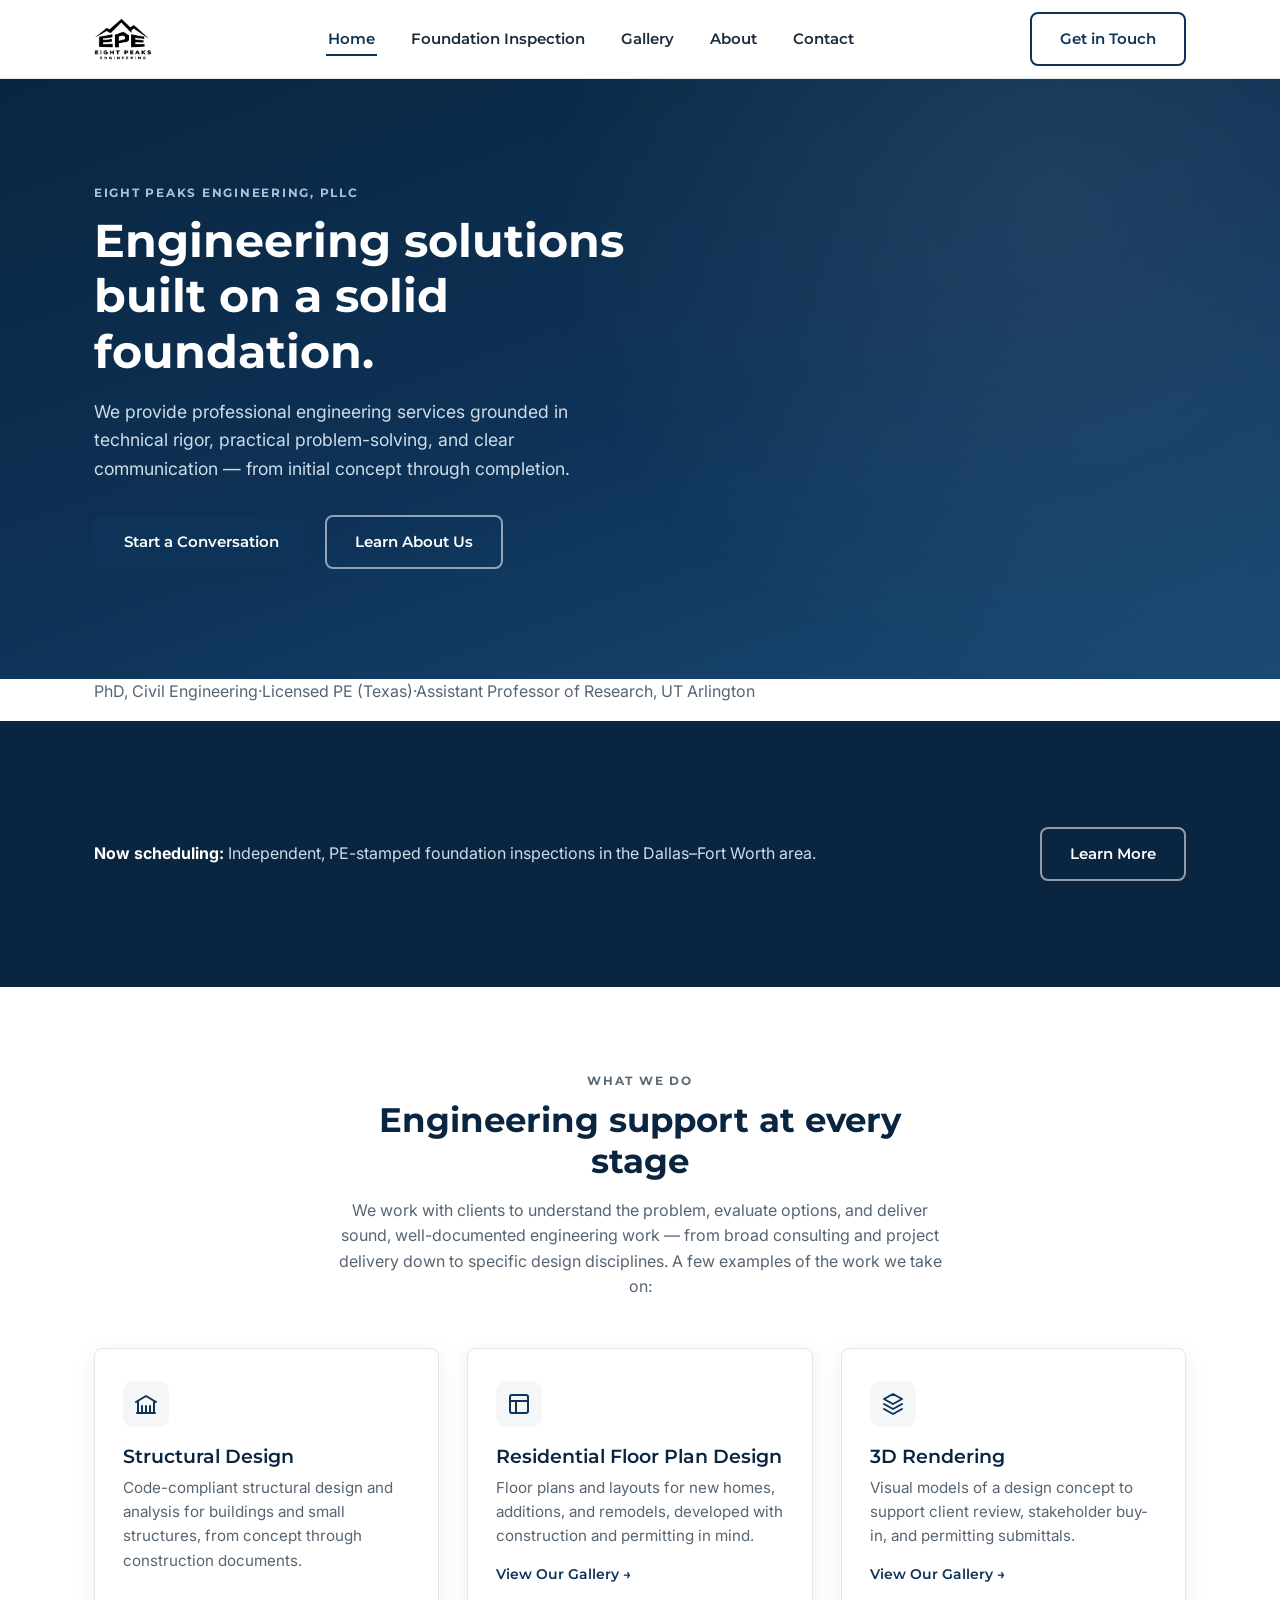
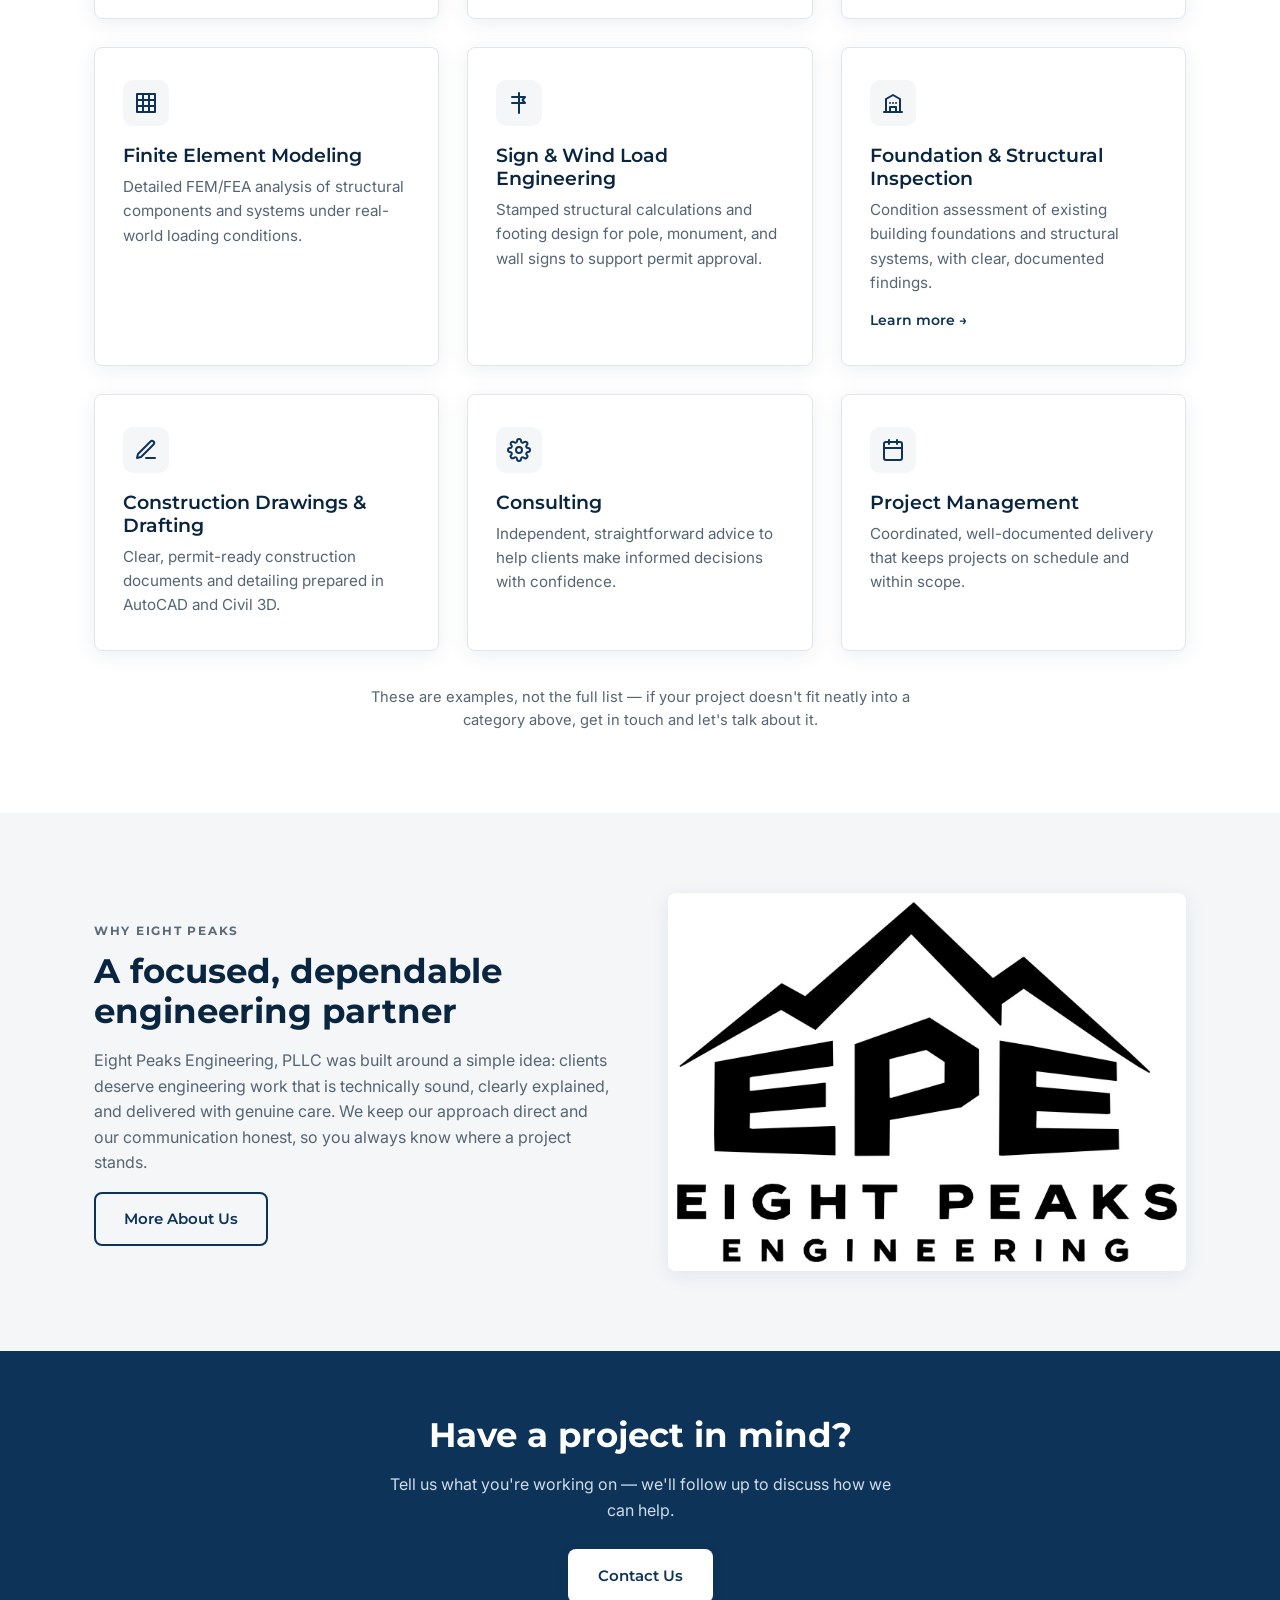
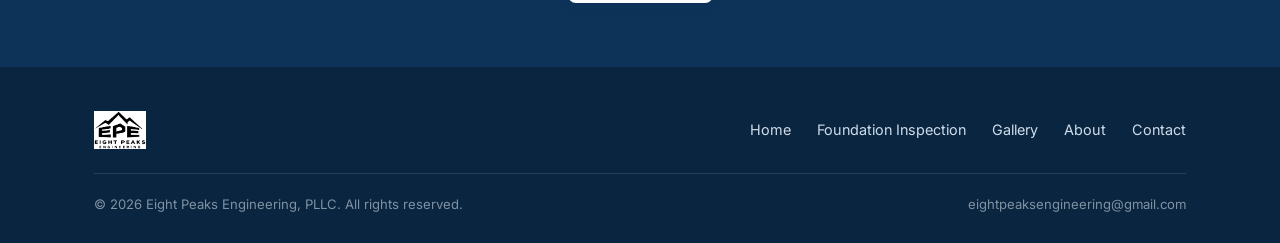
<file: index.html>
<!DOCTYPE html>
<html lang="en">
<head>
<meta charset="UTF-8">
<meta name="viewport" content="width=device-width, initial-scale=1.0">
<title>Eight Peaks Engineering PLLC | Professional Engineering Services</title>
<meta name="description" content="Eight Peaks Engineering PLLC provides professional engineering services grounded in technical rigor, practical problem-solving, and clear communication.">
<link rel="icon" type="image/x-icon" href="assets/favicon.ico">
<link rel="apple-touch-icon" href="assets/favicon-180.png">
<link rel="preconnect" href="https://fonts.googleapis.com">
<link rel="preconnect" href="https://fonts.gstatic.com" crossorigin>
<link href="https://fonts.googleapis.com/css2?family=Inter:wght@400;500;600&family=Montserrat:wght@600;700;800&display=swap" rel="stylesheet">
<link rel="stylesheet" href="css/style.css?v=4">
<meta property="og:type" content="website">
<meta property="og:title" content="Eight Peaks Engineering PLLC | Professional Engineering Services">
<meta property="og:description" content="Structural design, foundation inspection, and civil engineering services grounded in technical rigor and clear communication.">
<meta property="og:image" content="https://eightpeaksengineering.com/assets/favicon-512.png">
<meta property="og:url" content="https://eightpeaksengineering.com/">
<meta name="twitter:card" content="summary">
<link rel="canonical" href="https://eightpeaksengineering.com/">
<script type="application/ld+json">
{
  "@context": "https://schema.org",
  "@type": "ProfessionalService",
  "name": "Eight Peaks Engineering, PLLC",
  "url": "https://eightpeaksengineering.com/",
  "image": "https://eightpeaksengineering.com/assets/favicon-512.png",
  "email": "eightpeaksengineering@gmail.com",
  "description": "Civil and structural engineering firm providing structural design, foundation inspection, 3D rendering, finite element modeling, and related engineering services.",
  "areaServed": ["Dallas-Fort Worth Metroplex", "Grapevine, TX", "Mansfield, TX", "Arlington, TX", "Dallas, TX", "Fort Worth, TX"],
  "founder": {
    "@type": "Person",
    "name": "Dr. Amit Pokharel, PhD, PE"
  },
  "makesOffer": [
    { "@type": "Offer", "itemOffered": { "@type": "Service", "name": "Structural Design" } },
    { "@type": "Offer", "itemOffered": { "@type": "Service", "name": "Foundation & Structural Inspection" } },
    { "@type": "Offer", "itemOffered": { "@type": "Service", "name": "Residential Floor Plan Design" } }
  ]
}
</script>
</head>
<body>

<header class="site-header">
  <div class="container">
    <a href="index.html" class="brand">
      <img src="assets/logo.jpg" alt="Eight Peaks Engineering logo">
    </a>
    <button class="nav-toggle" aria-label="Toggle navigation">
      <span></span><span></span><span></span>
    </button>
    <nav class="main-nav">
      <ul>
        <li><a href="index.html" class="active">Home</a></li>
        <li><a href="foundation-inspection.html">Foundation Inspection</a></li>
        <li><a href="gallery.html">Gallery</a></li>
        <li><a href="about.html">About</a></li>
        <li><a href="contact.html">Contact</a></li>
      </ul>
    </nav>
    <div class="nav-right">
      <a href="contact.html" class="btn btn-outline-dark">Get in Touch</a>
    </div>
  </div>
</header>

<section class="hero">
  <div class="container">
    <div class="hero-inner">
      <span class="eyebrow">Eight Peaks Engineering, PLLC</span>
      <h1>Engineering solutions built on a solid foundation.</h1>
      <p class="lead">We provide professional engineering services grounded in technical rigor, practical problem-solving, and clear communication — from initial concept through completion.</p>
      <div class="hero-actions">
        <a href="contact.html" class="btn btn-primary">Start a Conversation</a>
        <a href="about.html" class="btn btn-outline">Learn About Us</a>
      </div>
    </div>
  </div>
</section>

<div class="credentials-strip" aria-label="Credentials">
  <div class="container">
    <p><span class="cred-item">PhD, Civil Engineering</span><span class="sep">&middot;</span><span class="cred-item">Licensed PE (Texas)</span><span class="sep">&middot;</span><span class="cred-item">Assistant Professor of Research, UT Arlington</span></p>
  </div>
</div>

<section class="promo-banner">
  <div class="container">
    <p><strong>Now scheduling:</strong> Independent, PE-stamped foundation inspections in the Dallas&ndash;Fort Worth area.</p>
    <a href="foundation-inspection.html" class="btn btn-outline">Learn More</a>
  </div>
</section>

<section>
  <div class="container">
    <div class="section-head reveal">
      <span class="eyebrow">What We Do</span>
      <h2>Engineering support at every stage</h2>
      <p>We work with clients to understand the problem, evaluate options, and deliver sound, well-documented engineering work &mdash; from broad consulting and project delivery down to specific design disciplines. A few examples of the work we take on:</p>
    </div>
    <div class="grid grid-3">
      <div class="card reveal">
        <div class="icon">
          <svg viewBox="0 0 24 24" fill="none" stroke="currentColor" stroke-width="2" stroke-linecap="round" stroke-linejoin="round"><path d="M3 21h18"/><path d="M4 21V10"/><path d="M20 21V10"/><path d="M2 10 12 4l10 6"/><path d="M8 21v-7"/><path d="M12 21v-7"/><path d="M16 21v-7"/></svg>
        </div>
        <h3>Structural Design</h3>
        <p>Code-compliant structural design and analysis for buildings and small structures, from concept through construction documents.</p>
      </div>
      <div class="card reveal">
        <div class="icon">
          <svg viewBox="0 0 24 24" fill="none" stroke="currentColor" stroke-width="2" stroke-linecap="round" stroke-linejoin="round"><rect x="3" y="3" width="18" height="18" rx="2"/><path d="M3 9h18"/><path d="M9 9v12"/></svg>
        </div>
        <h3>Residential Floor Plan Design</h3>
        <p>Floor plans and layouts for new homes, additions, and remodels, developed with construction and permitting in mind.</p>
        <a href="gallery.html" class="card-link">View Our Gallery &rarr;</a>
      </div>
      <div class="card reveal">
        <div class="icon">
          <svg viewBox="0 0 24 24" fill="none" stroke="currentColor" stroke-width="2" stroke-linecap="round" stroke-linejoin="round"><path d="m12 2 9 5-9 5-9-5 9-5Z"/><path d="m3 12 9 5 9-5"/><path d="m3 17 9 5 9-5"/></svg>
        </div>
        <h3>3D Rendering</h3>
        <p>Visual models of a design concept to support client review, stakeholder buy-in, and permitting submittals.</p>
        <a href="gallery.html" class="card-link">View Our Gallery &rarr;</a>
      </div>
      <div class="card reveal">
        <div class="icon">
          <svg viewBox="0 0 24 24" fill="none" stroke="currentColor" stroke-width="2" stroke-linecap="round" stroke-linejoin="round"><rect x="3" y="3" width="18" height="18"/><path d="M3 9h18M3 15h18M9 3v18M15 3v18"/></svg>
        </div>
        <h3>Finite Element Modeling</h3>
        <p>Detailed FEM/FEA analysis of structural components and systems under real-world loading conditions.</p>
      </div>
      <div class="card reveal">
        <div class="icon">
          <svg viewBox="0 0 24 24" fill="none" stroke="currentColor" stroke-width="2" stroke-linecap="round" stroke-linejoin="round"><path d="M12 22V2"/><path d="M5 6h13l-2.5 3L18 12H5"/></svg>
        </div>
        <h3>Sign &amp; Wind Load Engineering</h3>
        <p>Stamped structural calculations and footing design for pole, monument, and wall signs to support permit approval.</p>
      </div>
      <div class="card reveal">
        <div class="icon">
          <svg viewBox="0 0 24 24" fill="none" stroke="currentColor" stroke-width="2" stroke-linecap="round" stroke-linejoin="round"><path d="M3 21h18"/><path d="M5 21V8l7-4 7 4v13"/><path d="M9 21v-5h6v5"/><path d="M9 12h.01M15 12h.01M12 12h.01"/></svg>
        </div>
        <h3>Foundation &amp; Structural Inspection</h3>
        <p>Condition assessment of existing building foundations and structural systems, with clear, documented findings.</p>
        <a href="foundation-inspection.html" class="card-link">Learn more &rarr;</a>
      </div>
      <div class="card reveal">
        <div class="icon">
          <svg viewBox="0 0 24 24" fill="none" stroke="currentColor" stroke-width="2" stroke-linecap="round" stroke-linejoin="round"><path d="M12 20h9"/><path d="M16.5 3.5a2.12 2.12 0 0 1 3 3L7 19l-4 1 1-4Z"/></svg>
        </div>
        <h3>Construction Drawings &amp; Drafting</h3>
        <p>Clear, permit-ready construction documents and detailing prepared in AutoCAD and Civil 3D.</p>
      </div>
      <div class="card reveal">
        <div class="icon">
          <svg viewBox="0 0 24 24" fill="none" stroke="currentColor" stroke-width="2" stroke-linecap="round" stroke-linejoin="round"><circle cx="12" cy="12" r="3"/><path d="M19.4 15a1.7 1.7 0 0 0 .34 1.87l.06.06a2 2 0 1 1-2.83 2.83l-.06-.06a1.7 1.7 0 0 0-1.87-.34 1.7 1.7 0 0 0-1.03 1.55V21a2 2 0 1 1-4 0v-.09A1.7 1.7 0 0 0 9 19.36a1.7 1.7 0 0 0-1.87.34l-.06.06a2 2 0 1 1-2.83-2.83l.06-.06A1.7 1.7 0 0 0 4.64 15a1.7 1.7 0 0 0-1.55-1.03H3a2 2 0 1 1 0-4h.09A1.7 1.7 0 0 0 4.64 9a1.7 1.7 0 0 0-.34-1.87l-.06-.06a2 2 0 1 1 2.83-2.83l.06.06A1.7 1.7 0 0 0 9 4.64a1.7 1.7 0 0 0 1.03-1.55V3a2 2 0 1 1 4 0v.09A1.7 1.7 0 0 0 15 4.64a1.7 1.7 0 0 0 1.87-.34l.06-.06a2 2 0 1 1 2.83 2.83l-.06.06A1.7 1.7 0 0 0 19.36 9a1.7 1.7 0 0 0 1.55 1.03H21a2 2 0 1 1 0 4h-.09a1.7 1.7 0 0 0-1.55 1.03z"/></svg>
        </div>
        <h3>Consulting</h3>
        <p>Independent, straightforward advice to help clients make informed decisions with confidence.</p>
      </div>
      <div class="card reveal">
        <div class="icon">
          <svg viewBox="0 0 24 24" fill="none" stroke="currentColor" stroke-width="2" stroke-linecap="round" stroke-linejoin="round"><rect x="3" y="4" width="18" height="18" rx="2"/><path d="M16 2v4M8 2v4M3 10h18"/></svg>
        </div>
        <h3>Project Management</h3>
        <p>Coordinated, well-documented delivery that keeps projects on schedule and within scope.</p>
      </div>
    </div>
    <p style="text-align:center; max-width:600px; margin:2.2rem auto 0; font-size:0.92rem;">These are examples, not the full list &mdash; if your project doesn't fit neatly into a category above, get in touch and let's talk about it.</p>
  </div>
</section>

<section class="section-alt">
  <div class="container">
    <div class="split">
      <div class="reveal">
        <span class="eyebrow">Why Eight Peaks</span>
        <h2>A focused, dependable engineering partner</h2>
        <p>Eight Peaks Engineering, PLLC was built around a simple idea: clients deserve engineering work that is technically sound, clearly explained, and delivered with genuine care. We keep our approach direct and our communication honest, so you always know where a project stands.</p>
        <a href="about.html" class="btn btn-outline-dark">More About Us</a>
      </div>
      <div class="reveal">
        <img src="assets/logo.jpg" alt="Eight Peaks Engineering mountain logo" style="border-radius: var(--radius); box-shadow: var(--shadow);">
      </div>
    </div>
  </div>
</section>

<section class="cta-band">
  <div class="container reveal">
    <h2>Have a project in mind?</h2>
    <p>Tell us what you're working on — we'll follow up to discuss how we can help.</p>
    <a href="contact.html" class="btn btn-primary" style="background:var(--white); color:var(--navy);">Contact Us</a>
  </div>
</section>

<footer class="site-footer">
  <div class="container">
    <div class="footer-inner">
      <a href="index.html" class="brand">
        <img src="assets/logo.jpg" alt="Eight Peaks Engineering logo" style="height:38px;">
      </a>
      <nav>
        <ul>
          <li><a href="index.html">Home</a></li>
          <li><a href="foundation-inspection.html">Foundation Inspection</a></li>
          <li><a href="gallery.html">Gallery</a></li>
          <li><a href="about.html">About</a></li>
          <li><a href="contact.html">Contact</a></li>
        </ul>
      </nav>
    </div>
    <div class="footer-bottom">
      <span>&copy; <span id="year"></span> Eight Peaks Engineering, PLLC. All rights reserved.</span>
      <span><a href="mailto:eightpeaksengineering@gmail.com">eightpeaksengineering@gmail.com</a></span>
    </div>
  </div>
</footer>

<script>document.getElementById('year').textContent = new Date().getFullYear();</script>
<script src="js/main.js"></script>
</body>
</html>
</file>
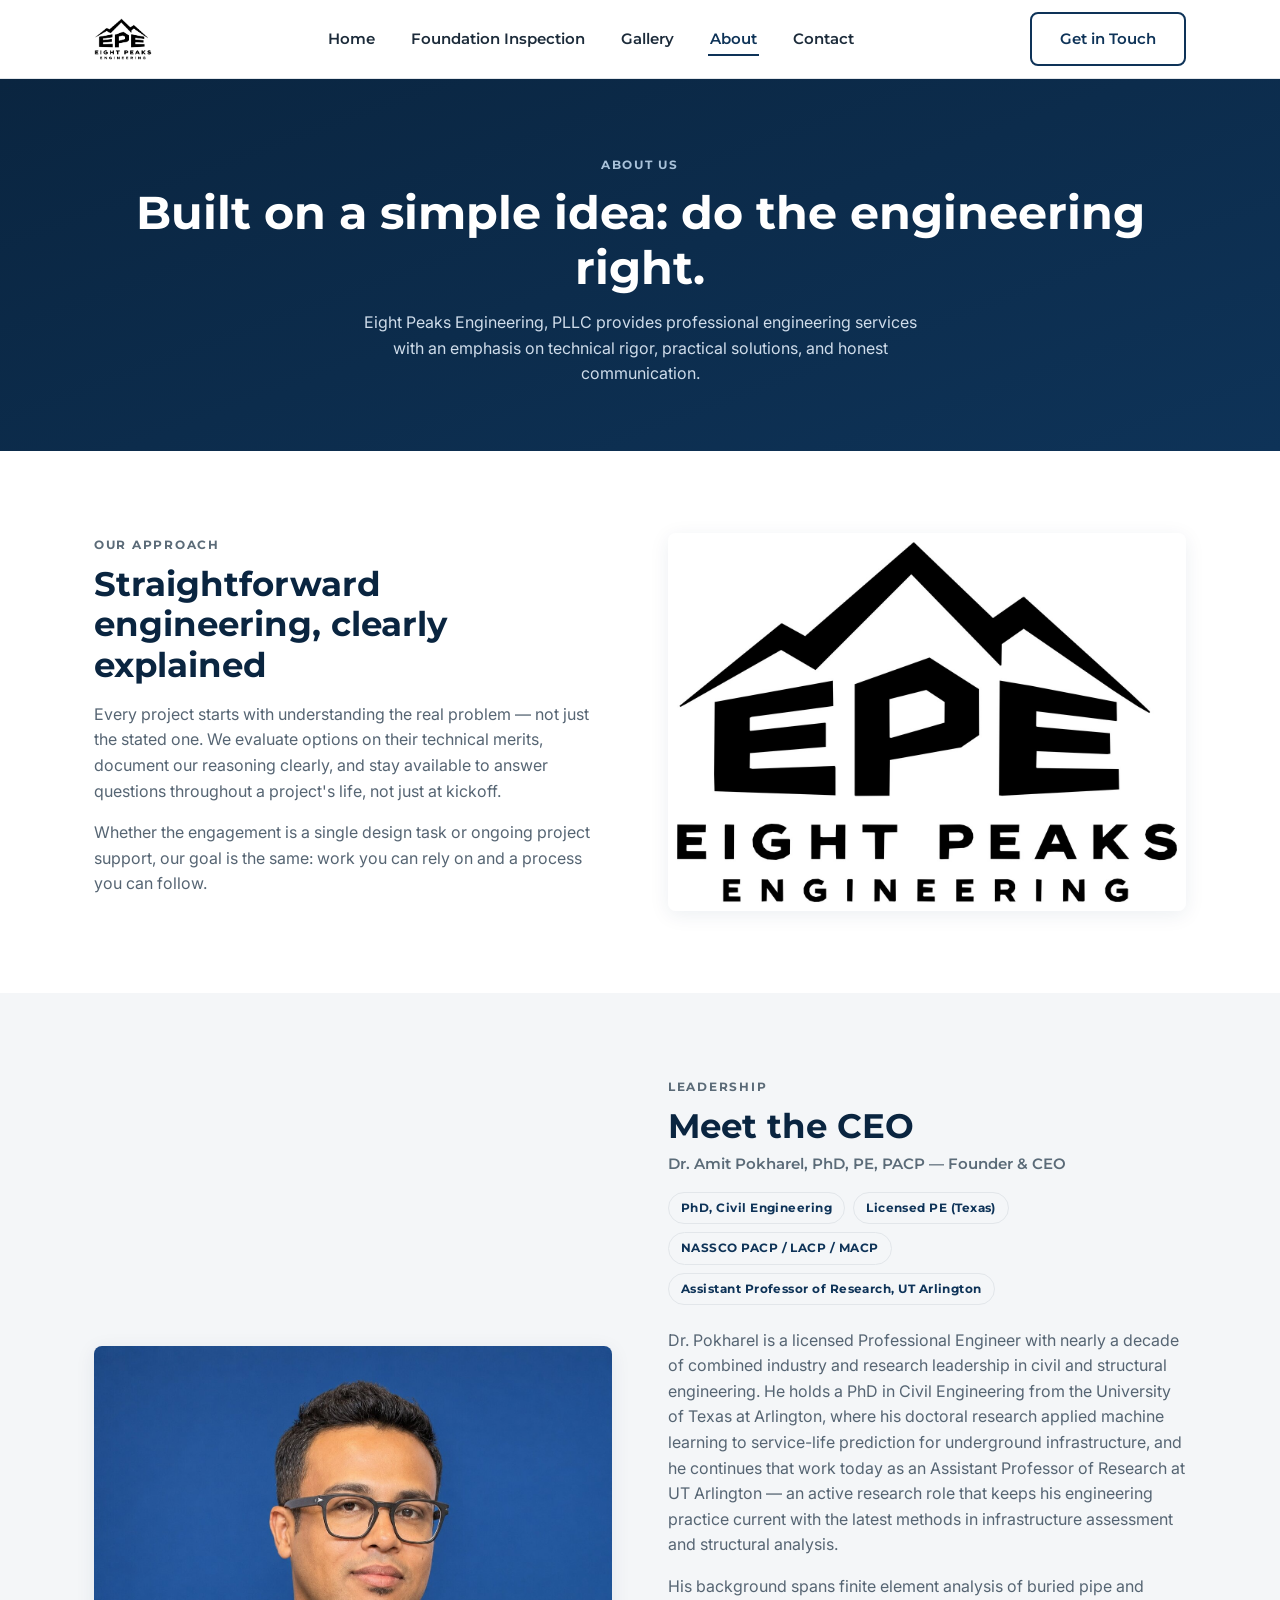
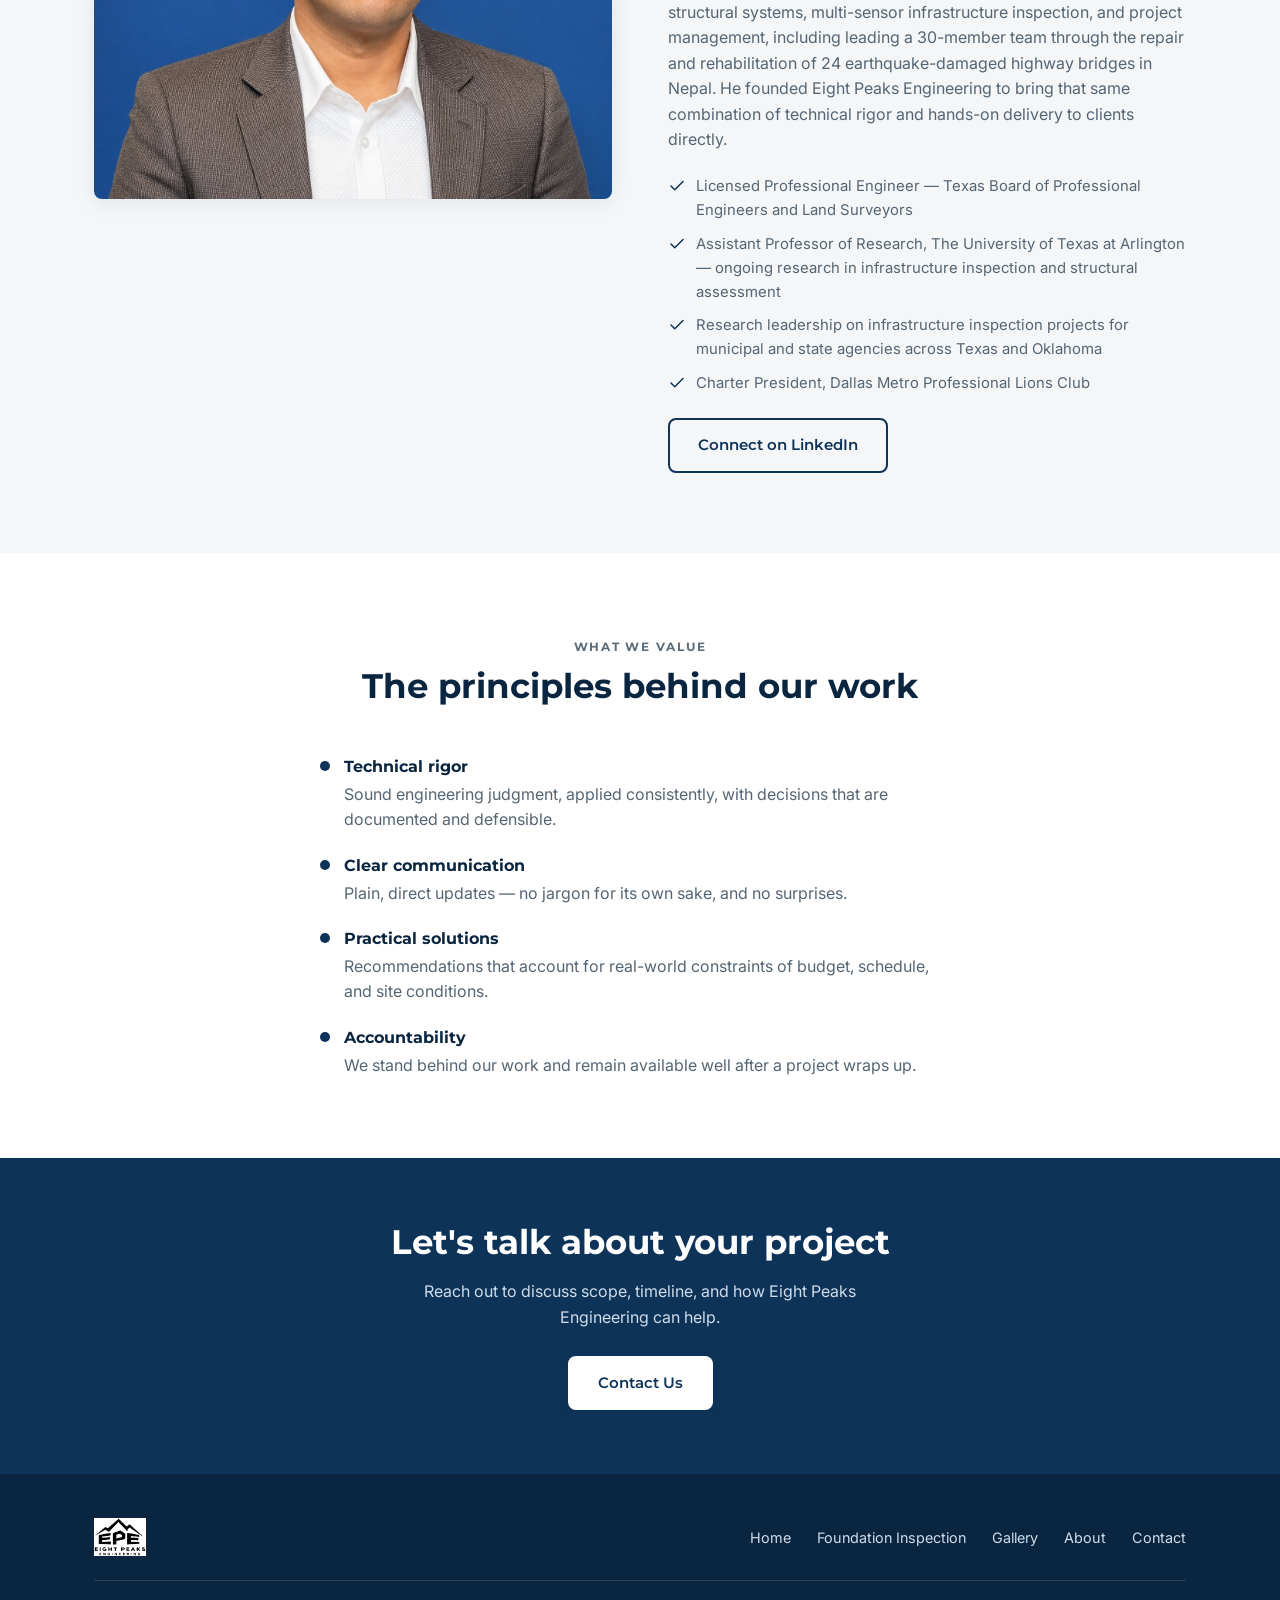
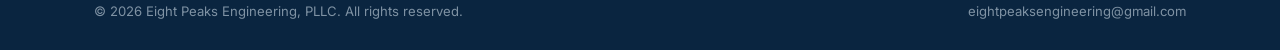
<file: about.html>
<!DOCTYPE html>
<html lang="en">
<head>
<meta charset="UTF-8">
<meta name="viewport" content="width=device-width, initial-scale=1.0">
<title>About | Eight Peaks Engineering PLLC</title>
<meta name="description" content="Learn about Eight Peaks Engineering PLLC — our approach, our values, and why clients work with us.">
<link rel="icon" type="image/x-icon" href="assets/favicon.ico">
<link rel="apple-touch-icon" href="assets/favicon-180.png">
<link rel="preconnect" href="https://fonts.googleapis.com">
<link rel="preconnect" href="https://fonts.gstatic.com" crossorigin>
<link href="https://fonts.googleapis.com/css2?family=Inter:wght@400;500;600&family=Montserrat:wght@600;700;800&display=swap" rel="stylesheet">
<link rel="stylesheet" href="css/style.css?v=4">
<meta property="og:type" content="website">
<meta property="og:title" content="About | Eight Peaks Engineering PLLC">
<meta property="og:description" content="Meet the founder and learn the approach behind Eight Peaks Engineering PLLC's civil and structural engineering work.">
<meta property="og:image" content="https://eightpeaksengineering.com/assets/favicon-512.png">
<meta property="og:url" content="https://eightpeaksengineering.com/about.html">
<meta name="twitter:card" content="summary">
<link rel="canonical" href="https://eightpeaksengineering.com/about.html">
</head>
<body>

<header class="site-header">
  <div class="container">
    <a href="index.html" class="brand">
      <img src="assets/logo.jpg" alt="Eight Peaks Engineering logo">
    </a>
    <button class="nav-toggle" aria-label="Toggle navigation">
      <span></span><span></span><span></span>
    </button>
    <nav class="main-nav">
      <ul>
        <li><a href="index.html">Home</a></li>
        <li><a href="foundation-inspection.html">Foundation Inspection</a></li>
        <li><a href="gallery.html">Gallery</a></li>
        <li><a href="about.html" class="active">About</a></li>
        <li><a href="contact.html">Contact</a></li>
      </ul>
    </nav>
    <div class="nav-right">
      <a href="contact.html" class="btn btn-outline-dark">Get in Touch</a>
    </div>
  </div>
</header>

<section class="page-hero">
  <div class="container">
    <span class="eyebrow" style="color:#a9c2da;">About Us</span>
    <h1>Built on a simple idea: do the engineering right.</h1>
    <p>Eight Peaks Engineering, PLLC provides professional engineering services with an emphasis on technical rigor, practical solutions, and honest communication.</p>
  </div>
</section>

<section>
  <div class="container">
    <div class="split">
      <div class="reveal">
        <span class="eyebrow">Our Approach</span>
        <h2>Straightforward engineering, clearly explained</h2>
        <p>Every project starts with understanding the real problem — not just the stated one. We evaluate options on their technical merits, document our reasoning clearly, and stay available to answer questions throughout a project's life, not just at kickoff.</p>
        <p>Whether the engagement is a single design task or ongoing project support, our goal is the same: work you can rely on and a process you can follow.</p>
      </div>
      <div class="reveal">
        <img src="assets/logo.jpg" alt="Eight Peaks Engineering mountain logo" style="border-radius: var(--radius); box-shadow: var(--shadow);">
      </div>
    </div>
  </div>
</section>

<section class="section-alt">
  <div class="container">
    <div class="split">
      <div class="ceo-photo-wrap reveal">
        <img src="assets/ceo-photo.jpg" alt="Dr. Amit Pokharel, PhD, PE, Founder &amp; CEO of Eight Peaks Engineering">
      </div>
      <div class="reveal">
        <span class="eyebrow">Leadership</span>
        <h2 class="ceo-name">Meet the CEO</h2>
        <p class="ceo-title">Dr. Amit Pokharel, PhD, PE, PACP &mdash; Founder &amp; CEO</p>
        <div class="pill-row">
          <span class="pill">PhD, Civil Engineering</span>
          <span class="pill">Licensed PE (Texas)</span>
          <span class="pill">NASSCO PACP / LACP / MACP</span>
          <span class="pill">Assistant Professor of Research, UT Arlington</span>
        </div>
        <p>Dr. Pokharel is a licensed Professional Engineer with nearly a decade of combined industry and research leadership in civil and structural engineering. He holds a PhD in Civil Engineering from the University of Texas at Arlington, where his doctoral research applied machine learning to service-life prediction for underground infrastructure, and he continues that work today as an Assistant Professor of Research at UT Arlington &mdash; an active research role that keeps his engineering practice current with the latest methods in infrastructure assessment and structural analysis.</p>
        <p>His background spans finite element analysis of buried pipe and structural systems, multi-sensor infrastructure inspection, and project management, including leading a 30-member team through the repair and rehabilitation of 24 earthquake-damaged highway bridges in Nepal. He founded Eight Peaks Engineering to bring that same combination of technical rigor and hands-on delivery to clients directly.</p>
        <ul class="ceo-highlights">
          <li>
            <svg viewBox="0 0 24 24" fill="none" stroke="currentColor" stroke-width="2" stroke-linecap="round" stroke-linejoin="round"><path d="M20 6 9 17l-5-5"/></svg>
            <span>Licensed Professional Engineer &mdash; Texas Board of Professional Engineers and Land Surveyors</span>
          </li>
          <li>
            <svg viewBox="0 0 24 24" fill="none" stroke="currentColor" stroke-width="2" stroke-linecap="round" stroke-linejoin="round"><path d="M20 6 9 17l-5-5"/></svg>
            <span>Assistant Professor of Research, The University of Texas at Arlington &mdash; ongoing research in infrastructure inspection and structural assessment</span>
          </li>
          <li>
            <svg viewBox="0 0 24 24" fill="none" stroke="currentColor" stroke-width="2" stroke-linecap="round" stroke-linejoin="round"><path d="M20 6 9 17l-5-5"/></svg>
            <span>Research leadership on infrastructure inspection projects for municipal and state agencies across Texas and Oklahoma</span>
          </li>
          <li>
            <svg viewBox="0 0 24 24" fill="none" stroke="currentColor" stroke-width="2" stroke-linecap="round" stroke-linejoin="round"><path d="M20 6 9 17l-5-5"/></svg>
            <span>Charter President, Dallas Metro Professional Lions Club</span>
          </li>
        </ul>
        <a href="https://www.linkedin.com/in/amitpokharel" class="btn btn-outline-dark" target="_blank" rel="noopener">Connect on LinkedIn</a>
      </div>
    </div>
  </div>
</section>

<section>
  <div class="container">
    <div class="section-head reveal">
      <span class="eyebrow">What We Value</span>
      <h2>The principles behind our work</h2>
    </div>
    <ul class="values-list" style="max-width: 640px; margin: 0 auto;">
      <li class="reveal">
        <span class="dot"></span>
        <div>
          <strong>Technical rigor</strong>
          <p style="margin:0;">Sound engineering judgment, applied consistently, with decisions that are documented and defensible.</p>
        </div>
      </li>
      <li class="reveal">
        <span class="dot"></span>
        <div>
          <strong>Clear communication</strong>
          <p style="margin:0;">Plain, direct updates — no jargon for its own sake, and no surprises.</p>
        </div>
      </li>
      <li class="reveal">
        <span class="dot"></span>
        <div>
          <strong>Practical solutions</strong>
          <p style="margin:0;">Recommendations that account for real-world constraints of budget, schedule, and site conditions.</p>
        </div>
      </li>
      <li class="reveal">
        <span class="dot"></span>
        <div>
          <strong>Accountability</strong>
          <p style="margin:0;">We stand behind our work and remain available well after a project wraps up.</p>
        </div>
      </li>
    </ul>
  </div>
</section>

<section class="cta-band">
  <div class="container reveal">
    <h2>Let's talk about your project</h2>
    <p>Reach out to discuss scope, timeline, and how Eight Peaks Engineering can help.</p>
    <a href="contact.html" class="btn btn-primary" style="background:var(--white); color:var(--navy);">Contact Us</a>
  </div>
</section>

<footer class="site-footer">
  <div class="container">
    <div class="footer-inner">
      <a href="index.html" class="brand">
        <img src="assets/logo.jpg" alt="Eight Peaks Engineering logo" style="height:38px;">
      </a>
      <nav>
        <ul>
          <li><a href="index.html">Home</a></li>
          <li><a href="foundation-inspection.html">Foundation Inspection</a></li>
          <li><a href="gallery.html">Gallery</a></li>
          <li><a href="about.html">About</a></li>
          <li><a href="contact.html">Contact</a></li>
        </ul>
      </nav>
    </div>
    <div class="footer-bottom">
      <span>&copy; <span id="year"></span> Eight Peaks Engineering, PLLC. All rights reserved.</span>
      <span><a href="mailto:eightpeaksengineering@gmail.com">eightpeaksengineering@gmail.com</a></span>
    </div>
  </div>
</footer>

<script>document.getElementById('year').textContent = new Date().getFullYear();</script>
<script src="js/main.js"></script>
</body>
</html>
</file>
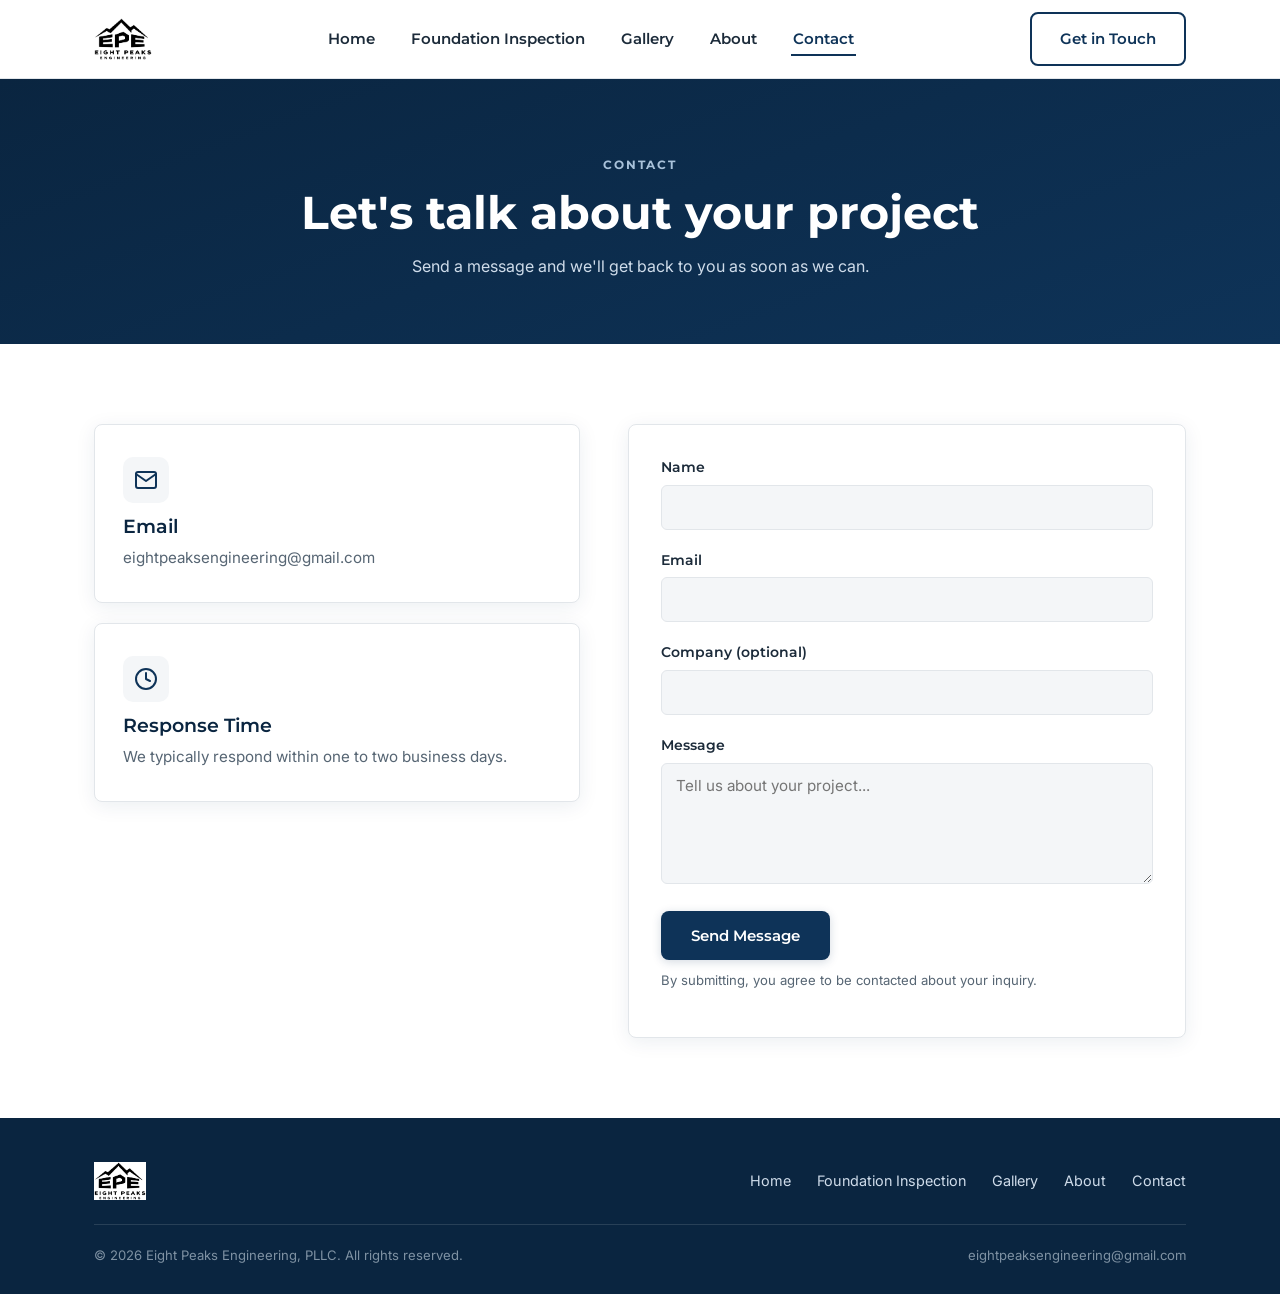
<file: contact.html>
<!DOCTYPE html>
<html lang="en">
<head>
<meta charset="UTF-8">
<meta name="viewport" content="width=device-width, initial-scale=1.0">
<title>Contact | Eight Peaks Engineering PLLC</title>
<meta name="description" content="Get in touch with Eight Peaks Engineering PLLC to discuss your project.">
<link rel="icon" type="image/x-icon" href="assets/favicon.ico">
<link rel="apple-touch-icon" href="assets/favicon-180.png">
<link rel="preconnect" href="https://fonts.googleapis.com">
<link rel="preconnect" href="https://fonts.gstatic.com" crossorigin>
<link href="https://fonts.googleapis.com/css2?family=Inter:wght@400;500;600&family=Montserrat:wght@600;700;800&display=swap" rel="stylesheet">
<link rel="stylesheet" href="css/style.css?v=4">
<meta property="og:type" content="website">
<meta property="og:title" content="Contact | Eight Peaks Engineering PLLC">
<meta property="og:description" content="Get in touch with Eight Peaks Engineering PLLC to discuss your project.">
<meta property="og:image" content="https://eightpeaksengineering.com/assets/favicon-512.png">
<meta property="og:url" content="https://eightpeaksengineering.com/contact.html">
<meta name="twitter:card" content="summary">
<link rel="canonical" href="https://eightpeaksengineering.com/contact.html">
</head>
<body>

<header class="site-header">
  <div class="container">
    <a href="index.html" class="brand">
      <img src="assets/logo.jpg" alt="Eight Peaks Engineering logo">
    </a>
    <button class="nav-toggle" aria-label="Toggle navigation">
      <span></span><span></span><span></span>
    </button>
    <nav class="main-nav">
      <ul>
        <li><a href="index.html">Home</a></li>
        <li><a href="foundation-inspection.html">Foundation Inspection</a></li>
        <li><a href="gallery.html">Gallery</a></li>
        <li><a href="about.html">About</a></li>
        <li><a href="contact.html" class="active">Contact</a></li>
      </ul>
    </nav>
    <div class="nav-right">
      <a href="contact.html" class="btn btn-outline-dark">Get in Touch</a>
    </div>
  </div>
</header>

<section class="page-hero">
  <div class="container">
    <span class="eyebrow" style="color:#a9c2da;" id="contactEyebrow">Contact</span>
    <h1 id="contactHeading">Let's talk about your project</h1>
    <p id="contactLead">Send a message and we'll get back to you as soon as we can.</p>
  </div>
</section>

<section>
  <div class="container">
    <div class="contact-grid">

      <div class="contact-info">
        <div class="card reveal">
          <div class="icon">
            <svg viewBox="0 0 24 24" fill="none" stroke="currentColor" stroke-width="2" stroke-linecap="round" stroke-linejoin="round"><path d="M4 4h16v16H4z" opacity="0"/><path d="M22 6 12 13 2 6"/><rect x="2" y="4" width="20" height="16" rx="2"/></svg>
          </div>
          <h3>Email</h3>
          <p><a href="mailto:eightpeaksengineering@gmail.com">eightpeaksengineering@gmail.com</a></p>
        </div>
        <div class="card reveal">
          <div class="icon">
            <svg viewBox="0 0 24 24" fill="none" stroke="currentColor" stroke-width="2" stroke-linecap="round" stroke-linejoin="round"><circle cx="12" cy="12" r="10"/><path d="M12 6v6l4 2"/></svg>
          </div>
          <h3>Response Time</h3>
          <p>We typically respond within one to two business days.</p>
        </div>
      </div>

      <form class="contact-form reveal" id="contactForm">
        <input type="hidden" name="access_key" value="907ad3f4-d8ab-45d2-8ea5-8de51f716af1">
        <input type="hidden" name="subject" value="New message from Eight Peaks Engineering website">
        <input type="checkbox" name="botcheck" style="display:none;" tabindex="-1" autocomplete="off">

        <div class="form-row">
          <label for="name">Name</label>
          <input type="text" id="name" name="name" required>
        </div>
        <div class="form-row">
          <label for="email">Email</label>
          <input type="email" id="email" name="email" required>
        </div>
        <div class="form-row">
          <label for="company">Company (optional)</label>
          <input type="text" id="company" name="company">
        </div>
        <div class="form-row">
          <label for="message">Message</label>
          <textarea id="message" name="message" rows="5" required placeholder="Tell us about your project..."></textarea>
        </div>
        <button type="submit" class="btn btn-primary">Send Message</button>
        <div class="form-status"></div>
        <p class="form-note">By submitting, you agree to be contacted about your inquiry.</p>
      </form>

    </div>
  </div>
</section>

<footer class="site-footer">
  <div class="container">
    <div class="footer-inner">
      <a href="index.html" class="brand">
        <img src="assets/logo.jpg" alt="Eight Peaks Engineering logo" style="height:38px;">
      </a>
      <nav>
        <ul>
          <li><a href="index.html">Home</a></li>
          <li><a href="foundation-inspection.html">Foundation Inspection</a></li>
          <li><a href="gallery.html">Gallery</a></li>
          <li><a href="about.html">About</a></li>
          <li><a href="contact.html">Contact</a></li>
        </ul>
      </nav>
    </div>
    <div class="footer-bottom">
      <span>&copy; <span id="year"></span> Eight Peaks Engineering, PLLC. All rights reserved.</span>
      <span><a href="mailto:eightpeaksengineering@gmail.com">eightpeaksengineering@gmail.com</a></span>
    </div>
  </div>
</footer>

<script>document.getElementById('year').textContent = new Date().getFullYear();</script>
<script src="js/main.js"></script>
</body>
</html>
</file>
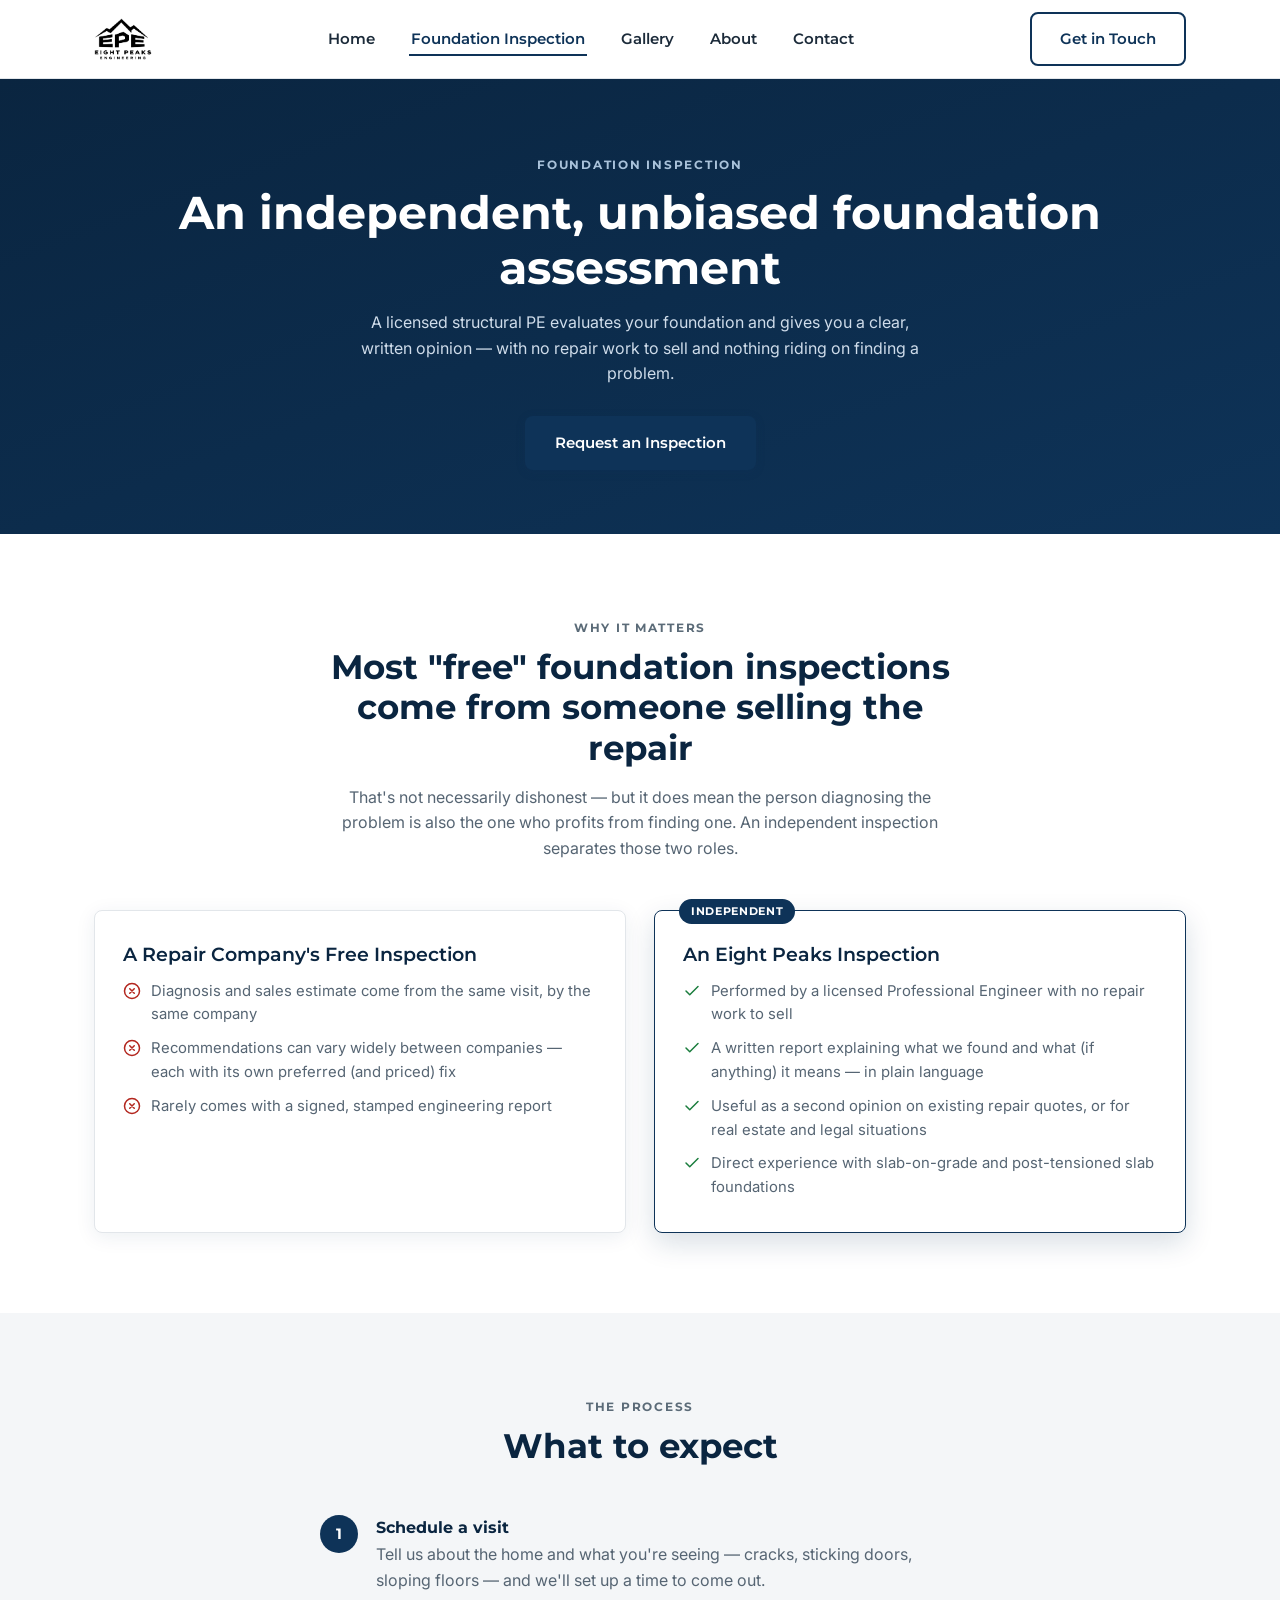
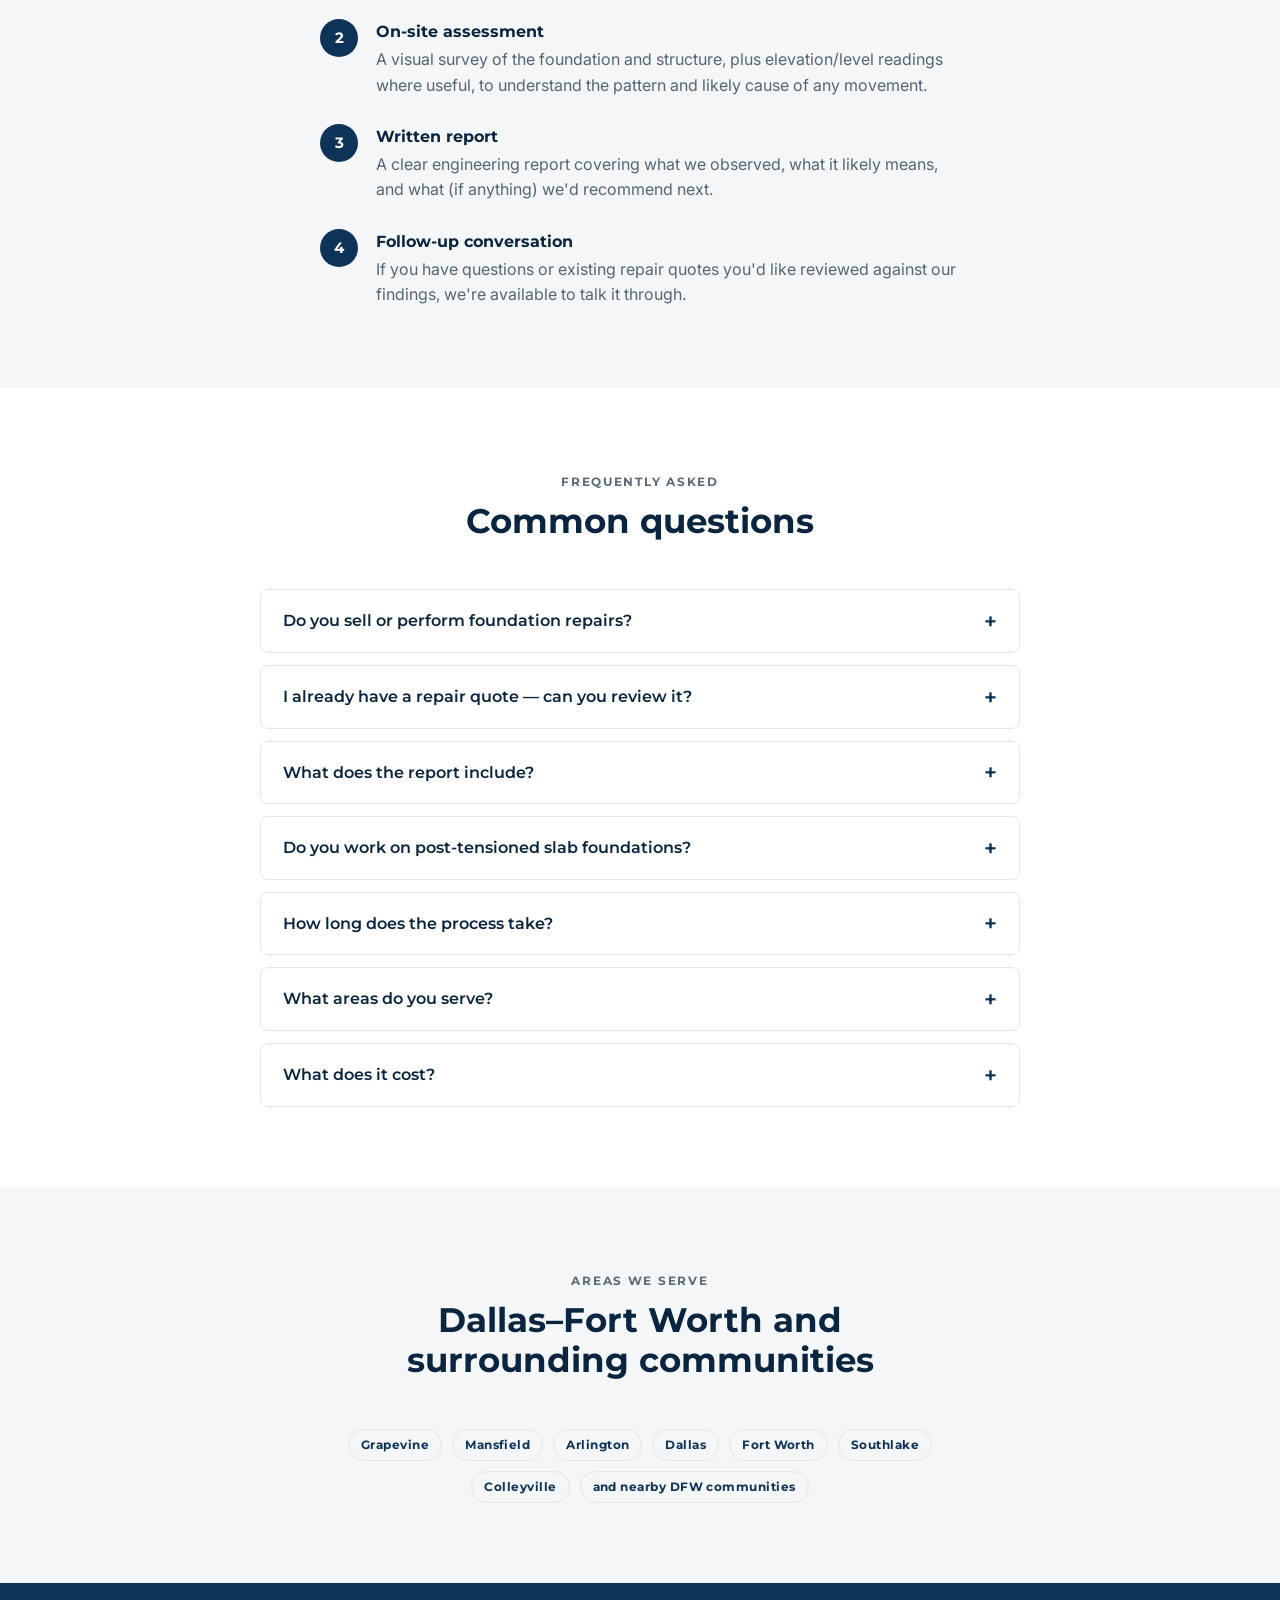
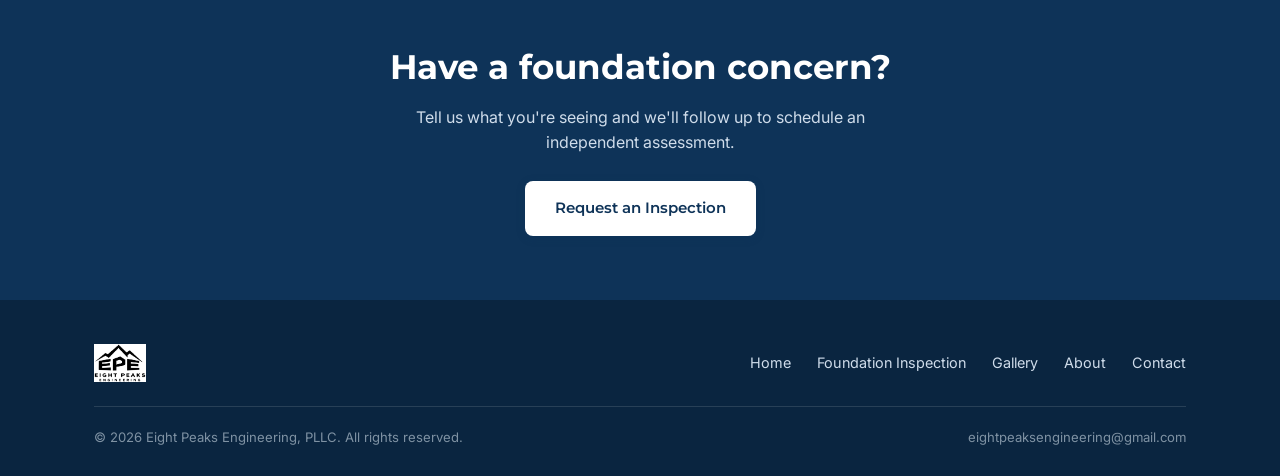
<file: foundation-inspection.html>
<!DOCTYPE html>
<html lang="en">
<head>
<meta charset="UTF-8">
<meta name="viewport" content="width=device-width, initial-scale=1.0">
<title>Independent Foundation Inspection | Eight Peaks Engineering PLLC</title>
<meta name="description" content="Independent, PE-stamped foundation inspections in the Dallas-Fort Worth area. No repairs sold — just an unbiased structural assessment and a clear, written report.">
<link rel="icon" type="image/x-icon" href="assets/favicon.ico">
<link rel="apple-touch-icon" href="assets/favicon-180.png">
<link rel="preconnect" href="https://fonts.googleapis.com">
<link rel="preconnect" href="https://fonts.gstatic.com" crossorigin>
<link href="https://fonts.googleapis.com/css2?family=Inter:wght@400;500;600&family=Montserrat:wght@600;700;800&display=swap" rel="stylesheet">
<link rel="stylesheet" href="css/style.css?v=4">
<meta property="og:type" content="website">
<meta property="og:title" content="Independent Foundation Inspection | Eight Peaks Engineering">
<meta property="og:description" content="Independent, PE-stamped foundation inspections in the Dallas-Fort Worth area. No repairs sold — just an unbiased structural assessment.">
<meta property="og:image" content="https://eightpeaksengineering.com/assets/favicon-512.png">
<meta property="og:url" content="https://eightpeaksengineering.com/foundation-inspection.html">
<meta name="twitter:card" content="summary">
<script type="application/ld+json">
{
  "@context": "https://schema.org",
  "@type": "Service",
  "serviceType": "Residential Foundation Inspection",
  "provider": {
    "@type": "ProfessionalService",
    "name": "Eight Peaks Engineering, PLLC",
    "url": "https://eightpeaksengineering.com/"
  },
  "areaServed": ["Grapevine, TX", "Mansfield, TX", "Arlington, TX", "Dallas, TX", "Fort Worth, TX", "Dallas-Fort Worth Metroplex"],
  "description": "Independent, PE-led structural inspection of residential foundations, with a written engineering report and no repair work sold."
}
</script>
</head>
<body>

<header class="site-header">
  <div class="container">
    <a href="index.html" class="brand">
      <img src="assets/logo.jpg" alt="Eight Peaks Engineering logo">
    </a>
    <button class="nav-toggle" aria-label="Toggle navigation">
      <span></span><span></span><span></span>
    </button>
    <nav class="main-nav">
      <ul>
        <li><a href="index.html">Home</a></li>
        <li><a href="foundation-inspection.html" class="active">Foundation Inspection</a></li>
        <li><a href="gallery.html">Gallery</a></li>
        <li><a href="about.html">About</a></li>
        <li><a href="contact.html">Contact</a></li>
      </ul>
    </nav>
    <div class="nav-right">
      <a href="contact.html?topic=foundation-inspection" class="btn btn-outline-dark">Get in Touch</a>
    </div>
  </div>
</header>

<section class="page-hero">
  <div class="container">
    <span class="eyebrow" style="color:#a9c2da;">Foundation Inspection</span>
    <h1>An independent, unbiased foundation assessment</h1>
    <p>A licensed structural PE evaluates your foundation and gives you a clear, written opinion &mdash; with no repair work to sell and nothing riding on finding a problem.</p>
    <div class="hero-actions" style="justify-content:center; margin-top:1.8rem;">
      <a href="contact.html?topic=foundation-inspection" class="btn btn-primary">Request an Inspection</a>
    </div>
  </div>
</section>

<section>
  <div class="container">
    <div class="section-head reveal">
      <span class="eyebrow">Why It Matters</span>
      <h2>Most "free" foundation inspections come from someone selling the repair</h2>
      <p>That's not necessarily dishonest &mdash; but it does mean the person diagnosing the problem is also the one who profits from finding one. An independent inspection separates those two roles.</p>
    </div>
    <div class="grid grid-2">
      <div class="card reveal">
        <h3>A Repair Company's Free Inspection</h3>
        <ul class="compare-list is-con">
          <li>
            <svg viewBox="0 0 24 24" fill="none" stroke="currentColor" stroke-width="2" stroke-linecap="round" stroke-linejoin="round"><circle cx="12" cy="12" r="10"/><path d="m15 9-6 6M9 9l6 6"/></svg>
            <span>Diagnosis and sales estimate come from the same visit, by the same company</span>
          </li>
          <li>
            <svg viewBox="0 0 24 24" fill="none" stroke="currentColor" stroke-width="2" stroke-linecap="round" stroke-linejoin="round"><circle cx="12" cy="12" r="10"/><path d="m15 9-6 6M9 9l6 6"/></svg>
            <span>Recommendations can vary widely between companies &mdash; each with its own preferred (and priced) fix</span>
          </li>
          <li>
            <svg viewBox="0 0 24 24" fill="none" stroke="currentColor" stroke-width="2" stroke-linecap="round" stroke-linejoin="round"><circle cx="12" cy="12" r="10"/><path d="m15 9-6 6M9 9l6 6"/></svg>
            <span>Rarely comes with a signed, stamped engineering report</span>
          </li>
        </ul>
      </div>
      <div class="card reveal card-highlight">
        <h3>An Eight Peaks Inspection</h3>
        <ul class="compare-list is-pro">
          <li>
            <svg viewBox="0 0 24 24" fill="none" stroke="currentColor" stroke-width="2" stroke-linecap="round" stroke-linejoin="round"><path d="M20 6 9 17l-5-5"/></svg>
            <span>Performed by a licensed Professional Engineer with no repair work to sell</span>
          </li>
          <li>
            <svg viewBox="0 0 24 24" fill="none" stroke="currentColor" stroke-width="2" stroke-linecap="round" stroke-linejoin="round"><path d="M20 6 9 17l-5-5"/></svg>
            <span>A written report explaining what we found and what (if anything) it means &mdash; in plain language</span>
          </li>
          <li>
            <svg viewBox="0 0 24 24" fill="none" stroke="currentColor" stroke-width="2" stroke-linecap="round" stroke-linejoin="round"><path d="M20 6 9 17l-5-5"/></svg>
            <span>Useful as a second opinion on existing repair quotes, or for real estate and legal situations</span>
          </li>
          <li>
            <svg viewBox="0 0 24 24" fill="none" stroke="currentColor" stroke-width="2" stroke-linecap="round" stroke-linejoin="round"><path d="M20 6 9 17l-5-5"/></svg>
            <span>Direct experience with slab-on-grade and post-tensioned slab foundations</span>
          </li>
        </ul>
      </div>
    </div>
  </div>
</section>

<section class="section-alt">
  <div class="container">
    <div class="section-head reveal">
      <span class="eyebrow">The Process</span>
      <h2>What to expect</h2>
    </div>
    <ol class="step-list reveal" style="max-width: 640px; margin: 0 auto;">
      <li>
        <span class="step-num">1</span>
        <div>
          <strong>Schedule a visit</strong>
          <p style="margin:0;">Tell us about the home and what you're seeing &mdash; cracks, sticking doors, sloping floors &mdash; and we'll set up a time to come out.</p>
        </div>
      </li>
      <li>
        <span class="step-num">2</span>
        <div>
          <strong>On-site assessment</strong>
          <p style="margin:0;">A visual survey of the foundation and structure, plus elevation/level readings where useful, to understand the pattern and likely cause of any movement.</p>
        </div>
      </li>
      <li>
        <span class="step-num">3</span>
        <div>
          <strong>Written report</strong>
          <p style="margin:0;">A clear engineering report covering what we observed, what it likely means, and what (if anything) we'd recommend next.</p>
        </div>
      </li>
      <li>
        <span class="step-num">4</span>
        <div>
          <strong>Follow-up conversation</strong>
          <p style="margin:0;">If you have questions or existing repair quotes you'd like reviewed against our findings, we're available to talk it through.</p>
        </div>
      </li>
    </ol>
  </div>
</section>

<section>
  <div class="container">
    <div class="section-head reveal">
      <span class="eyebrow">Frequently Asked</span>
      <h2>Common questions</h2>
    </div>
    <div class="faq reveal">
      <details>
        <summary>Do you sell or perform foundation repairs?</summary>
        <p>No. We only provide the independent structural assessment and report. Keeping diagnosis separate from repair work is the whole point &mdash; it means our findings aren't shaped by an incentive to sell you anything.</p>
      </details>
      <details>
        <summary>I already have a repair quote &mdash; can you review it?</summary>
        <p>Yes. A common reason clients reach out is to get an independent read on a quote (or several conflicting quotes) they've already received, before committing to a repair.</p>
      </details>
      <details>
        <summary>What does the report include?</summary>
        <p>A written summary of what was observed on site, our engineering interpretation of the likely cause, and our recommendations &mdash; including whether we think repair is warranted at all.</p>
      </details>
      <details>
        <summary>Do you work on post-tensioned slab foundations?</summary>
        <p>Yes &mdash; post-tensioned slabs are common across newer DFW construction, and we have direct experience assessing them alongside traditional slab-on-grade and pier-and-beam foundations.</p>
      </details>
      <details>
        <summary>How long does the process take?</summary>
        <p>The on-site visit is typically a single appointment. We aim to turn the written report around within a few business days after that.</p>
      </details>
      <details>
        <summary>What areas do you serve?</summary>
        <p>The Dallas-Fort Worth area, including Grapevine, Mansfield, Arlington, and surrounding communities. If you're just outside that area, reach out anyway &mdash; we may still be able to help.</p>
      </details>
      <details>
        <summary>What does it cost?</summary>
        <p>It depends on the size of the home and scope of the visit. Contact us with your address and what you're seeing, and we'll give you a straightforward quote before scheduling anything.</p>
      </details>
    </div>
  </div>
</section>

<section class="section-alt">
  <div class="container">
    <div class="section-head reveal">
      <span class="eyebrow">Areas We Serve</span>
      <h2>Dallas&ndash;Fort Worth and surrounding communities</h2>
    </div>
    <div class="areas-served reveal">
      <span class="pill">Grapevine</span>
      <span class="pill">Mansfield</span>
      <span class="pill">Arlington</span>
      <span class="pill">Dallas</span>
      <span class="pill">Fort Worth</span>
      <span class="pill">Southlake</span>
      <span class="pill">Colleyville</span>
      <span class="pill">and nearby DFW communities</span>
    </div>
  </div>
</section>

<section class="cta-band">
  <div class="container reveal">
    <h2>Have a foundation concern?</h2>
    <p>Tell us what you're seeing and we'll follow up to schedule an independent assessment.</p>
    <a href="contact.html?topic=foundation-inspection" class="btn btn-primary" style="background:var(--white); color:var(--navy);">Request an Inspection</a>
  </div>
</section>

<footer class="site-footer">
  <div class="container">
    <div class="footer-inner">
      <a href="index.html" class="brand">
        <img src="assets/logo.jpg" alt="Eight Peaks Engineering logo" style="height:38px;">
      </a>
      <nav>
        <ul>
          <li><a href="index.html">Home</a></li>
          <li><a href="foundation-inspection.html">Foundation Inspection</a></li>
          <li><a href="gallery.html">Gallery</a></li>
          <li><a href="about.html">About</a></li>
          <li><a href="contact.html">Contact</a></li>
        </ul>
      </nav>
    </div>
    <div class="footer-bottom">
      <span>&copy; <span id="year"></span> Eight Peaks Engineering, PLLC. All rights reserved.</span>
      <span><a href="mailto:eightpeaksengineering@gmail.com">eightpeaksengineering@gmail.com</a></span>
    </div>
  </div>
</footer>

<script>document.getElementById('year').textContent = new Date().getFullYear();</script>
<script src="js/main.js"></script>
</body>
</html>
</file>
<file: css/style.css>
/* ===========================================================
   Eight Peaks Engineering PLLC — site stylesheet
   =========================================================== */

:root {
  --navy: #0e3358;
  --navy-dark: #0a2540;
  --slate: #5b6b78;
  --slate-light: #8a97a1;
  --bg: #ffffff;
  --bg-alt: #f4f6f8;
  --border: #e2e6ea;
  --text: #1c2b3a;
  --text-muted: #566573;
  --white: #ffffff;
  --radius: 8px;
  --shadow: 0 4px 20px rgba(14, 51, 88, 0.08);
  --max-width: 1140px;
  --font-head: 'Montserrat', 'Segoe UI', Arial, sans-serif;
  --font-body: 'Inter', 'Segoe UI', Arial, sans-serif;
}

* { box-sizing: border-box; }

html { scroll-behavior: smooth; }

body {
  margin: 0;
  font-family: var(--font-body);
  color: var(--text);
  background: var(--bg);
  line-height: 1.6;
  -webkit-font-smoothing: antialiased;
}

img { max-width: 100%; display: block; }

a { color: inherit; text-decoration: none; }

h1, h2, h3, h4 {
  font-family: var(--font-head);
  color: var(--navy-dark);
  line-height: 1.2;
  margin: 0 0 0.5em;
}

h1 { font-size: clamp(2rem, 4vw, 2.9rem); font-weight: 700; }
h2 { font-size: clamp(1.5rem, 3vw, 2.1rem); font-weight: 700; }
h3 { font-size: 1.2rem; font-weight: 600; }

p { margin: 0 0 1em; color: var(--text-muted); }

.container {
  max-width: var(--max-width);
  margin: 0 auto;
  padding: 0 24px;
}

.eyebrow {
  display: inline-block;
  font-family: var(--font-head);
  font-size: 0.78rem;
  font-weight: 700;
  letter-spacing: 0.14em;
  text-transform: uppercase;
  color: var(--slate);
  margin-bottom: 0.75em;
}

/* ---------- Buttons ---------- */
.btn {
  display: inline-flex;
  align-items: center;
  gap: 8px;
  font-family: var(--font-head);
  font-weight: 600;
  font-size: 0.95rem;
  padding: 13px 28px;
  border-radius: var(--radius);
  border: 2px solid transparent;
  cursor: pointer;
  transition: transform 0.2s ease, box-shadow 0.2s ease, background-color 0.2s ease, border-color 0.2s ease, color 0.2s ease;
}

.btn-primary {
  background: var(--navy);
  color: var(--white);
  box-shadow: 0 2px 10px rgba(14, 51, 88, 0.18);
}
.btn-primary:hover {
  background: var(--navy-dark);
  transform: translateY(-2px);
  box-shadow: 0 10px 24px rgba(14, 51, 88, 0.28);
}
.btn-primary:active { transform: translateY(0); box-shadow: 0 2px 10px rgba(14, 51, 88, 0.2); }

.btn-outline {
  background: transparent;
  border-color: rgba(255,255,255,0.55);
  color: var(--white);
}
.btn-outline:hover {
  background: rgba(255,255,255,0.12);
  border-color: rgba(255,255,255,0.85);
  transform: translateY(-2px);
}

.btn-outline-dark {
  background: transparent;
  border-color: var(--navy);
  color: var(--navy);
}
.btn-outline-dark:hover {
  background: var(--navy);
  color: var(--white);
  transform: translateY(-2px);
  box-shadow: 0 10px 22px rgba(14, 51, 88, 0.22);
}

/* ---------- Header ---------- */
.site-header {
  position: sticky;
  top: 0;
  z-index: 100;
  background: rgba(255,255,255,0.96);
  backdrop-filter: blur(6px);
  border-bottom: 1px solid var(--border);
}

.site-header .container {
  display: flex;
  align-items: center;
  justify-content: space-between;
  padding-top: 12px;
  padding-bottom: 12px;
}

.brand {
  display: flex;
  align-items: center;
  gap: 10px;
}
.brand img { height: 42px; width: auto; transition: transform 0.25s ease; }
.brand:hover img { transform: scale(1.06) rotate(-2deg); }
.brand-text {
  font-family: var(--font-head);
  font-weight: 700;
  font-size: 1.05rem;
  color: var(--navy-dark);
  line-height: 1.15;
}
.brand-text small {
  display: block;
  font-family: var(--font-body);
  font-weight: 500;
  font-size: 0.66rem;
  letter-spacing: 0.12em;
  color: var(--slate);
  text-transform: uppercase;
}

nav.main-nav ul {
  list-style: none;
  display: flex;
  gap: 32px;
  margin: 0;
  padding: 0;
}
nav.main-nav a {
  position: relative;
  font-family: var(--font-head);
  font-weight: 600;
  font-size: 0.92rem;
  color: var(--text);
  padding: 8px 2px;
  transition: color 0.15s ease;
}
nav.main-nav a::after {
  content: "";
  position: absolute;
  left: 0;
  right: 100%;
  bottom: 0;
  height: 2px;
  background: var(--navy);
  transition: right 0.25s ease;
}
nav.main-nav a:hover,
nav.main-nav a.active {
  color: var(--navy);
}
nav.main-nav a:hover::after,
nav.main-nav a.active::after {
  right: 0;
}

.nav-right { display: flex; align-items: center; gap: 20px; }

.nav-toggle {
  display: none;
  flex-direction: column;
  gap: 5px;
  background: none;
  border: none;
  cursor: pointer;
  padding: 6px;
}
.nav-toggle span {
  width: 24px;
  height: 2px;
  background: var(--navy-dark);
  display: block;
}

/* ---------- Hero ---------- */
.hero {
  background: linear-gradient(160deg, var(--navy-dark) 0%, var(--navy) 55%, #1a4a75 100%);
  color: var(--white);
  padding: 100px 0 110px;
  position: relative;
  overflow: hidden;
}
.hero::after {
  content: "";
  position: absolute;
  inset: 0;
  background-image: radial-gradient(circle at 82% 20%, rgba(255,255,255,0.08), transparent 45%);
  pointer-events: none;
}
.hero .container { position: relative; }
.hero-inner { max-width: 640px; }
.hero .eyebrow { color: #a9c2da; }
.hero h1 { color: var(--white); margin-bottom: 0.4em; }
.hero p.lead {
  color: #cfdcea;
  font-size: 1.1rem;
  max-width: 540px;
}
.hero-actions {
  display: flex;
  gap: 16px;
  margin-top: 2rem;
  flex-wrap: wrap;
}

.page-hero {
  background: linear-gradient(160deg, var(--navy-dark) 0%, var(--navy) 100%);
  color: var(--white);
  padding: 72px 0 64px;
  text-align: center;
}
.page-hero h1 { color: var(--white); margin-bottom: 0.3em; }
.page-hero p { color: #cfdcea; max-width: 560px; margin: 0 auto; }

/* ---------- Sections ---------- */
section { padding: 80px 0; }
.section-alt { background: var(--bg-alt); }
.section-head { max-width: 620px; margin: 0 auto 3rem; text-align: center; }
.section-head p { margin: 0; }

/* ---------- Service / value cards ---------- */
.grid {
  display: grid;
  gap: 28px;
}
.grid-3 { grid-template-columns: repeat(3, 1fr); }
.grid-2 { grid-template-columns: repeat(2, 1fr); }

.card {
  background: var(--white);
  border: 1px solid var(--border);
  border-radius: var(--radius);
  padding: 32px 28px;
  box-shadow: var(--shadow);
  transition: transform 0.28s ease, box-shadow 0.28s ease, border-color 0.28s ease;
}
.card:hover {
  transform: translateY(-6px);
  box-shadow: 0 16px 34px rgba(14, 51, 88, 0.14);
  border-color: rgba(14, 51, 88, 0.18);
}
.card .icon {
  width: 46px;
  height: 46px;
  border-radius: 10px;
  background: var(--bg-alt);
  color: var(--navy);
  display: flex;
  align-items: center;
  justify-content: center;
  margin-bottom: 18px;
  transition: background 0.28s ease, color 0.28s ease, transform 0.28s ease;
}
.card .icon svg { width: 24px; height: 24px; }
.card:hover .icon {
  background: var(--navy);
  color: var(--white);
  transform: scale(1.08) rotate(-4deg);
}
.card h3 { margin-bottom: 0.4em; }
.card p { margin: 0; font-size: 0.95rem; }
.card-link {
  display: inline-block;
  margin-top: 14px;
  font-family: var(--font-head);
  font-weight: 600;
  font-size: 0.88rem;
  color: var(--navy);
  transition: color 0.2s ease, transform 0.2s ease;
}
.card-link:hover { color: var(--navy-dark); transform: translateX(3px); }

/* ---------- About / split layout ---------- */
.split {
  display: grid;
  grid-template-columns: 1fr 1fr;
  gap: 56px;
  align-items: center;
}
.stat-row {
  display: flex;
  gap: 40px;
  margin-top: 2rem;
  flex-wrap: wrap;
}
.stat-row .stat-label {
  font-family: var(--font-head);
  font-weight: 600;
  font-size: 0.85rem;
  color: var(--text);
}

.values-list {
  list-style: none;
  margin: 0;
  padding: 0;
  display: grid;
  gap: 20px;
}
.values-list li {
  display: flex;
  gap: 14px;
  align-items: flex-start;
}
.values-list .dot {
  flex: none;
  width: 10px;
  height: 10px;
  margin-top: 7px;
  border-radius: 50%;
  background: var(--navy);
}
.values-list strong {
  font-family: var(--font-head);
  color: var(--navy-dark);
  display: block;
  margin-bottom: 2px;
}

/* ---------- Promo banner ---------- */
.promo-banner { background: var(--navy-dark); }
.promo-banner .container {
  display: flex;
  align-items: center;
  justify-content: space-between;
  gap: 20px;
  flex-wrap: wrap;
  padding: 26px 24px;
}
.promo-banner p {
  color: #cfdcea;
  margin: 0;
  font-size: 1rem;
}
.promo-banner strong { color: var(--white); }

/* ---------- Numbered step list ---------- */
.step-list {
  list-style: none;
  margin: 0;
  padding: 0;
  display: grid;
  gap: 26px;
}
.step-list li {
  display: flex;
  gap: 18px;
  align-items: flex-start;
}
.step-list .step-num {
  flex: none;
  width: 38px;
  height: 38px;
  border-radius: 50%;
  background: var(--navy);
  color: var(--white);
  display: flex;
  align-items: center;
  justify-content: center;
  font-family: var(--font-head);
  font-weight: 700;
  font-size: 0.95rem;
}
.step-list strong {
  font-family: var(--font-head);
  color: var(--navy-dark);
  display: block;
  margin-bottom: 2px;
}

/* ---------- Comparison cards ---------- */
.card-highlight {
  border-color: var(--navy);
  box-shadow: 0 10px 28px rgba(14, 51, 88, 0.16);
  position: relative;
}
.card-highlight::before {
  content: "Independent";
  position: absolute;
  top: -12px;
  left: 24px;
  background: var(--navy);
  color: var(--white);
  font-family: var(--font-head);
  font-size: 0.68rem;
  font-weight: 700;
  letter-spacing: 0.06em;
  text-transform: uppercase;
  padding: 4px 12px;
  border-radius: 999px;
}
.compare-list {
  list-style: none;
  margin: 14px 0 0;
  padding: 0;
  display: grid;
  gap: 10px;
  font-size: 0.93rem;
  color: var(--text-muted);
}
.compare-list li { display: flex; gap: 10px; align-items: flex-start; }
.compare-list svg { flex: none; width: 18px; height: 18px; margin-top: 2px; }
.compare-list.is-con svg { color: #b3261e; }
.compare-list.is-pro svg { color: #1a7d3d; }

/* ---------- FAQ accordion ---------- */
.faq {
  max-width: 760px;
  margin: 0 auto;
  display: grid;
  gap: 12px;
}
.faq details {
  background: var(--white);
  border: 1px solid var(--border);
  border-radius: var(--radius);
  padding: 18px 22px;
  transition: border-color 0.2s ease;
}
.faq details[open] { border-color: rgba(14, 51, 88, 0.25); }
.faq summary {
  cursor: pointer;
  font-family: var(--font-head);
  font-weight: 600;
  color: var(--navy-dark);
  list-style: none;
  display: flex;
  justify-content: space-between;
  align-items: center;
  gap: 16px;
}
.faq summary::-webkit-details-marker { display: none; }
.faq summary::after {
  content: "+";
  flex: none;
  font-size: 1.4rem;
  line-height: 1;
  color: var(--navy);
  transition: transform 0.2s ease;
}
.faq details[open] summary::after { content: "\2212"; }
.faq p { margin: 12px 0 0; }

/* ---------- Areas served ---------- */
.areas-served {
  display: flex;
  flex-wrap: wrap;
  gap: 10px;
  justify-content: center;
  max-width: 640px;
  margin: 0 auto;
}

/* ---------- CEO / leadership ---------- */
.ceo-photo-wrap {
  border-radius: var(--radius);
  overflow: hidden;
  box-shadow: var(--shadow);
  transition: box-shadow 0.3s ease;
}
.ceo-photo-wrap:hover { box-shadow: 0 18px 36px rgba(14, 51, 88, 0.2); }
.ceo-photo-wrap img {
  width: 100%;
  height: auto;
  display: block;
  transition: transform 0.4s ease;
}
.ceo-photo-wrap:hover img { transform: scale(1.035); }
.ceo-name { margin-bottom: 0.15em; }
.ceo-title {
  font-family: var(--font-head);
  font-weight: 600;
  color: var(--slate);
  font-size: 0.95rem;
  margin-bottom: 1rem;
}
.pill-row {
  display: flex;
  flex-wrap: wrap;
  gap: 8px;
  margin-bottom: 1.4rem;
}
.pill {
  font-family: var(--font-head);
  font-size: 0.72rem;
  font-weight: 700;
  letter-spacing: 0.04em;
  color: var(--navy);
  background: var(--bg-alt);
  border: 1px solid var(--border);
  padding: 6px 12px;
  border-radius: 999px;
  transition: background 0.2s ease, color 0.2s ease, transform 0.2s ease;
}
.pill:hover {
  background: var(--navy);
  color: var(--white);
  transform: translateY(-2px);
}
.ceo-highlights {
  list-style: none;
  margin: 1.4rem 0;
  padding: 0;
  display: grid;
  gap: 10px;
}
.ceo-highlights li {
  display: flex;
  gap: 10px;
  align-items: flex-start;
  font-size: 0.93rem;
  color: var(--text-muted);
}
.ceo-highlights svg {
  flex: none;
  width: 18px;
  height: 18px;
  margin-top: 2px;
  color: var(--navy);
}

/* ---------- CTA band ---------- */
.cta-band {
  background: var(--navy);
  color: var(--white);
  text-align: center;
  padding: 64px 0;
}
.cta-band h2 { color: var(--white); }
.cta-band p { color: #cfdcea; max-width: 520px; margin: 0 auto 1.6rem; }

/* ---------- Contact ---------- */
.contact-grid {
  display: grid;
  grid-template-columns: 1fr 1.15fr;
  gap: 48px;
  align-items: start;
}
.contact-info .card { margin-bottom: 20px; }
.contact-info .icon { margin-bottom: 12px; }

form.contact-form {
  background: var(--white);
  border: 1px solid var(--border);
  border-radius: var(--radius);
  padding: 32px;
  box-shadow: var(--shadow);
}
.form-row { margin-bottom: 20px; }
.form-row label {
  display: block;
  font-family: var(--font-head);
  font-weight: 600;
  font-size: 0.85rem;
  margin-bottom: 6px;
  color: var(--text);
}
.form-row input,
.form-row textarea {
  width: 100%;
  padding: 12px 14px;
  border: 1px solid var(--border);
  border-radius: 6px;
  font-family: var(--font-body);
  font-size: 0.95rem;
  color: var(--text);
  background: var(--bg-alt);
  transition: border-color 0.15s ease, background 0.15s ease;
}
.form-row input:focus,
.form-row textarea:focus {
  outline: none;
  border-color: var(--navy);
  background: var(--white);
}
.form-note {
  font-size: 0.82rem;
  color: var(--text-muted);
  margin-top: 10px;
}
.form-status {
  margin-top: 14px;
  font-size: 0.9rem;
  font-weight: 600;
  display: none;
}
.form-status.success { color: #1a7d3d; display: block; }
.form-status.error { color: #b3261e; display: block; }

/* ---------- Footer ---------- */
footer.site-footer {
  background: var(--navy-dark);
  color: #b9c8d6;
  padding: 44px 0 28px;
  margin-top: 0;
}
footer .footer-inner {
  display: flex;
  justify-content: space-between;
  align-items: center;
  flex-wrap: wrap;
  gap: 20px;
  padding-bottom: 24px;
  border-bottom: 1px solid rgba(255,255,255,0.12);
}
footer .brand-text { color: var(--white); }
footer .brand-text small { color: #93a6b8; }
footer nav ul {
  list-style: none;
  display: flex;
  gap: 26px;
  margin: 0;
  padding: 0;
}
footer nav a { font-size: 0.9rem; color: #cfdcea; }
footer nav a:hover { color: var(--white); }
.footer-bottom {
  padding-top: 20px;
  font-size: 0.82rem;
  color: #7f92a3;
  display: flex;
  justify-content: space-between;
  flex-wrap: wrap;
  gap: 10px;
}

/* ---------- Project gallery ---------- */
.gallery-grid {
  display: grid;
  grid-template-columns: repeat(auto-fill, minmax(230px, 1fr));
  gap: 14px;
}
.gallery-item {
  display: block;
  border-radius: var(--radius);
  overflow: hidden;
  box-shadow: var(--shadow);
  cursor: zoom-in;
  background: var(--bg-alt);
  transition: transform 0.28s ease, box-shadow 0.28s ease;
}
.gallery-item:hover {
  transform: translateY(-5px);
  box-shadow: 0 16px 34px rgba(14, 51, 88, 0.18);
}
.gallery-item img {
  width: 100%;
  height: 190px;
  object-fit: cover;
  display: block;
  transition: transform 0.4s ease;
}
.gallery-item:hover img { transform: scale(1.04); }

.gallery-grid--plans {
  grid-template-columns: repeat(auto-fill, minmax(320px, 1fr));
}
.gallery-item--plan img {
  height: 460px;
  object-fit: contain;
  background: var(--white);
  padding: 10px;
}

/* ---------- Lightbox ---------- */
.lightbox {
  position: fixed;
  inset: 0;
  z-index: 1000;
  background: rgba(10, 20, 32, 0.94);
  display: none;
  align-items: center;
  justify-content: center;
  padding: 32px;
}
.lightbox.open { display: flex; }
.lightbox img {
  max-width: 90vw;
  max-height: 86vh;
  border-radius: 6px;
  box-shadow: 0 20px 60px rgba(0, 0, 0, 0.5);
}
.lightbox-close,
.lightbox-nav {
  position: absolute;
  background: rgba(255, 255, 255, 0.08);
  border: 1px solid rgba(255, 255, 255, 0.25);
  color: var(--white);
  border-radius: 50%;
  width: 44px;
  height: 44px;
  display: flex;
  align-items: center;
  justify-content: center;
  font-size: 1.6rem;
  line-height: 1;
  cursor: pointer;
  transition: background 0.2s ease, transform 0.2s ease;
}
.lightbox-close:hover,
.lightbox-nav:hover { background: rgba(255, 255, 255, 0.18); }
.lightbox-close { top: 20px; right: 20px; font-size: 1.9rem; }
.lightbox-prev { left: 20px; top: 50%; transform: translateY(-50%); }
.lightbox-next { right: 20px; top: 50%; transform: translateY(-50%); }
.lightbox-prev:hover, .lightbox-next:hover { transform: translateY(-50%) scale(1.08); }
.lightbox-count {
  position: absolute;
  bottom: 20px;
  left: 50%;
  transform: translateX(-50%);
  color: #cfdcea;
  font-family: var(--font-head);
  font-size: 0.82rem;
  letter-spacing: 0.05em;
}

/* ---------- Responsive ---------- */
@media (max-width: 860px) {
  .split, .contact-grid { grid-template-columns: 1fr; }
  .grid-3 { grid-template-columns: 1fr 1fr; }
}

@media (max-width: 720px) {
  nav.main-nav {
    position: absolute;
    top: 100%;
    left: 0;
    right: 0;
    background: var(--white);
    border-bottom: 1px solid var(--border);
    box-shadow: var(--shadow);
    display: none;
    padding: 8px 0;
  }
  nav.main-nav.open { display: block; }
  nav.main-nav ul { flex-direction: column; gap: 0; }
  nav.main-nav a { display: block; padding: 14px 24px; border-bottom: none; }
  .nav-toggle { display: flex; }
  .grid-3, .grid-2 { grid-template-columns: 1fr; }
  .hero { padding: 64px 0 72px; }
  section { padding: 56px 0; }
  .stat-row { gap: 24px; }
  footer .footer-inner { flex-direction: column; align-items: flex-start; }
  .gallery-grid { grid-template-columns: repeat(auto-fill, minmax(150px, 1fr)); gap: 10px; }
  .gallery-item img { height: 130px; }
  .gallery-item--plan img { height: 320px; }
  .lightbox-close, .lightbox-nav { width: 38px; height: 38px; font-size: 1.3rem; }
  .lightbox-prev { left: 8px; }
  .lightbox-next { right: 8px; }
}

/* ---------- Scroll-reveal + entrance animations ---------- */
.reveal {
  opacity: 0;
  transform: translateY(22px);
  transition: opacity 0.7s ease, transform 0.7s ease;
}
.reveal.reveal--visible {
  opacity: 1;
  transform: translateY(0);
}
/* card.reveal needs the full transition list (not just opacity/transform) so hover
   shadow/border-color stay smooth even after the reveal-in transition fires */
.card.reveal {
  transition: opacity 0.6s ease, transform 0.6s ease, box-shadow 0.28s ease, border-color 0.28s ease;
}
.grid-3 .card:nth-child(3n+1) { transition-delay: 0s; }
.grid-3 .card:nth-child(3n+2) { transition-delay: 0.08s; }
.grid-3 .card:nth-child(3n+3) { transition-delay: 0.16s; }
.grid-3 .card:hover { transition-delay: 0s; }
.values-list li.reveal:nth-child(1) { transition-delay: 0s; }
.values-list li.reveal:nth-child(2) { transition-delay: 0.08s; }
.values-list li.reveal:nth-child(3) { transition-delay: 0.16s; }
.values-list li.reveal:nth-child(4) { transition-delay: 0.24s; }

@keyframes heroFadeUp {
  from { opacity: 0; transform: translateY(18px); }
  to { opacity: 1; transform: translateY(0); }
}
.hero-inner > * {
  opacity: 0;
  animation: heroFadeUp 0.7s ease forwards;
}
.hero-inner .eyebrow { animation-delay: 0.05s; }
.hero-inner h1 { animation-delay: 0.15s; }
.hero-inner p.lead { animation-delay: 0.28s; }
.hero-inner .hero-actions { animation-delay: 0.4s; }

/* Respect reduced-motion preferences: keep the professional feel calm for anyone who wants less movement */
@media (prefers-reduced-motion: reduce) {
  html { scroll-behavior: auto; }
  *, *::before, *::after {
    animation-duration: 0.001ms !important;
    animation-iteration-count: 1 !important;
    transition-duration: 0.001ms !important;
    scroll-behavior: auto !important;
  }
  .reveal { opacity: 1; transform: none; }
  .hero-inner > * { opacity: 1; }
}
</file>
